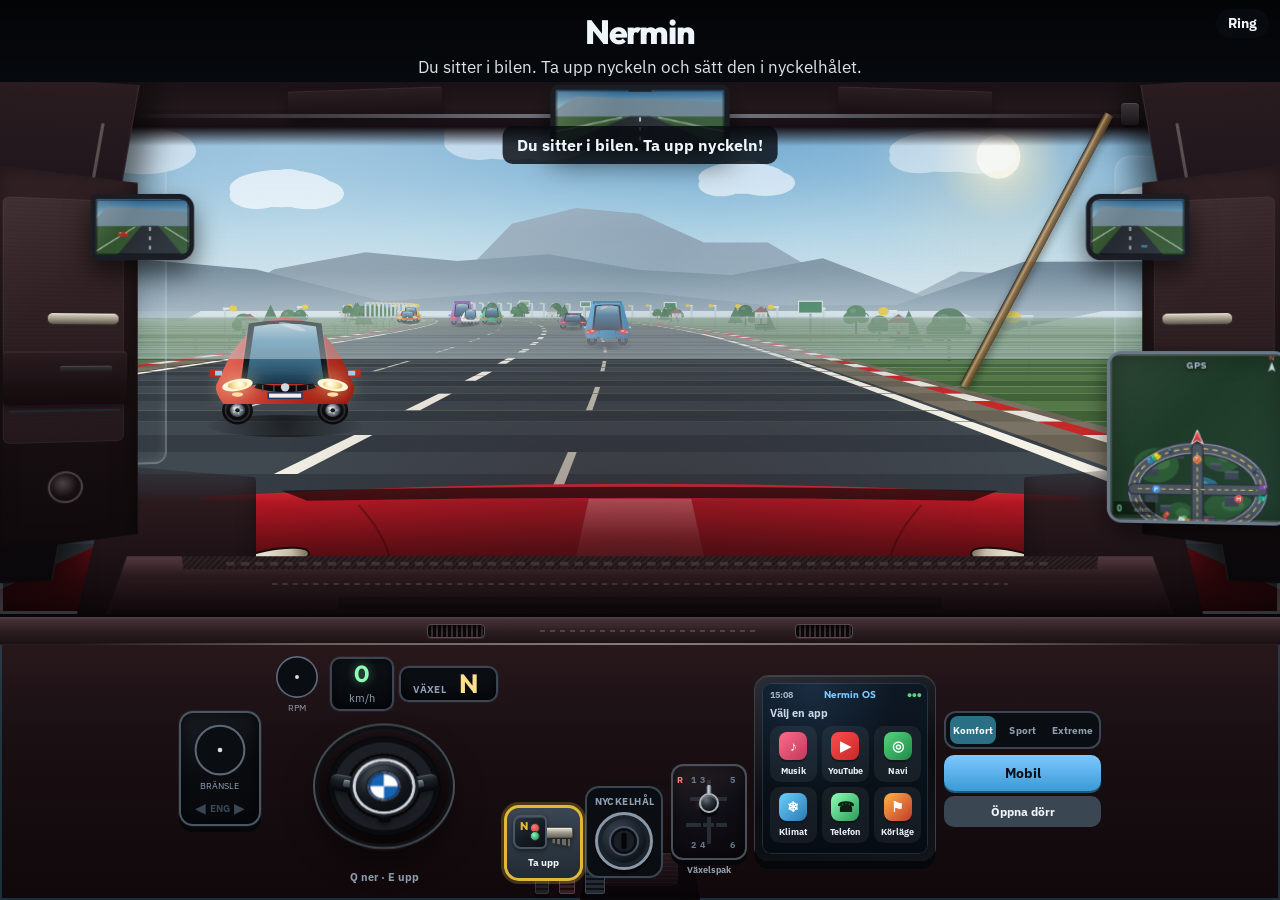
<file: index.html>
<!DOCTYPE html>
<html lang="sv">
<head>
  <meta charset="UTF-8" />
  <meta name="viewport" content="width=device-width, initial-scale=1, maximum-scale=1, user-scalable=no" />
  <title>Nermin — Sportbil</title>
  <link rel="preconnect" href="https://fonts.googleapis.com" />
  <link rel="preconnect" href="https://fonts.gstatic.com" crossorigin />
  <link href="https://fonts.googleapis.com/css2?family=IBM+Plex+Sans:wght@500;700&family=Outfit:wght@700;800&display=swap" rel="stylesheet" />
  <link rel="stylesheet" href="style.css?v=boom1" />
</head>
<body>
  <div class="app outside" id="app">
    <div class="hud-top">
      <a class="to-ring" href="ring.html">Ring</a>
      <div class="brand">Nermin</div>
      <p class="hint" id="hint">Din sportbil väntar. Öppna förardörren.</p>
    </div>

    <section class="exterior" id="exterior" aria-label="Sportbilen utifrån">
      <div class="lot">
        <div class="sports-car" id="parkedCar">
          <div class="car-shadow"></div>

          <div class="sc-body">
            <div class="sc-hood"></div>
            <div class="sc-hood-line"></div>
            <div class="sc-cabin"></div>
            <div class="sc-windshield" title="Vindruta"></div>
            <div class="sc-side-glass" title="Sido fönster"></div>
            <div class="sc-rear-glass" title="Bakruta"></div>
            <div class="sc-mirror left-m"></div>
            <div class="sc-mirror right-m"></div>
            <div class="sc-stripe"></div>
            <div class="sc-vent left"></div>
            <div class="sc-vent right"></div>
            <div class="sc-spoiler"></div>
            <div class="sc-splitter"></div>
            <div class="sc-light head l"></div>
            <div class="sc-light head r"></div>
            <div class="sc-light tail l"></div>
            <div class="sc-light tail r"></div>
            <div class="sc-grill"></div>
            <div class="sc-badge">N</div>
            <div class="sc-exhaust l"></div>
            <div class="sc-exhaust r"></div>
            <div class="wheel sc-w fl"><span class="rim-spin"></span></div>
            <div class="wheel sc-w fr"><span class="rim-spin"></span></div>
            <div class="wheel sc-w rl"></div>
            <div class="wheel sc-w rr"></div>
            <div class="handle-hint" id="driverHandleHint">Öppna dörr</div>
          </div>

          <button type="button" class="door driver-door sport" id="driverDoor" aria-label="Öppna förardörren">
            <span class="door-panel"></span>
            <span class="door-window"></span>
            <span class="door-handle"></span>
            <span class="door-line"></span>
          </button>

          <button type="button" class="door passenger-door sport" id="passengerDoor" aria-label="Öppna passagerardörren">
            <span class="door-panel"></span>
            <span class="door-window"></span>
            <span class="door-handle"></span>
            <span class="door-line"></span>
          </button>
        </div>
      </div>

      <div class="exterior-actions" id="exteriorActions">
        <button type="button" class="big-act" id="enterCar" hidden>Sätt dig i sportbilen</button>
        <button type="button" class="big-act secondary" id="closeDoorOutside" hidden>Stäng dörren</button>
      </div>
    </section>

    <div class="viewport" id="viewport" hidden>
      <canvas id="view"></canvas>
      <div class="glass" aria-hidden="true"></div>
      <div class="side-window left-win" aria-hidden="true"></div>
      <div class="side-window right-win" aria-hidden="true"></div>
      <div class="a-pillar left" aria-hidden="true">
        <span class="pillar-trim"></span>
        <span class="grab-handle"></span>
      </div>
      <div class="a-pillar right" aria-hidden="true">
        <span class="pillar-trim"></span>
      </div>
      <div class="roof-liner" aria-hidden="true">
        <span class="dome-light"></span>
        <span class="sun-visor left-visor"></span>
        <span class="sun-visor right-visor"></span>
      </div>
      <div class="window-frame" aria-hidden="true"></div>
      <div class="door-card left-door-card" aria-hidden="true">
        <span class="door-leather"></span>
        <span class="door-armrest"></span>
        <span class="door-handle-inner"></span>
        <span class="door-lock-pin"></span>
        <span class="door-window-switch"></span>
        <span class="door-speaker"></span>
        <span class="door-ambient"></span>
      </div>
      <div class="door-card right-door-card" aria-hidden="true">
        <span class="door-leather"></span>
        <span class="door-armrest"></span>
        <span class="door-handle-inner"></span>
        <span class="door-lock-pin"></span>
        <span class="door-window-switch"></span>
        <span class="door-speaker"></span>
        <span class="door-ambient"></span>
      </div>
      <div class="seat-wing left-seat" aria-hidden="true"></div>
      <div class="seat-wing right-seat" aria-hidden="true"></div>
      <div class="dash-shelf" aria-hidden="true">
        <span class="dash-carbon"></span>
        <span class="dash-defrost"></span>
        <span class="dash-stitch-line"></span>
      </div>
      <div class="seatbelt-visual" id="seatbeltVisual" hidden aria-hidden="true">
        <span class="belt-diag"></span>
        <span class="belt-retractor"></span>
        <span class="belt-lap-bar"></span>
      </div>
      <div class="door-open-overlay" id="doorOverlay" hidden></div>
      <div class="car-boom" id="carBoom" hidden aria-hidden="true">
        <div class="boom-flash"></div>
        <div class="boom-fire"></div>
        <p class="boom-text">BOOM!</p>
      </div>
      <div class="mirror center-mirror" aria-hidden="true">
        <span class="mirror-stem"></span>
        <canvas id="rear" width="200" height="70"></canvas>
      </div>
      <div class="mirror side-mirror left-mirror" aria-hidden="true">
        <canvas id="leftMirror" width="110" height="72"></canvas>
      </div>
      <div class="mirror side-mirror right-mirror" aria-hidden="true">
        <canvas id="rightMirror" width="110" height="72"></canvas>
      </div>

      <div class="minimap-wrap" aria-label="Karta">
        <canvas id="minimap" width="200" height="200"></canvas>
        <span class="minimap-label">GPS</span>
      </div>

      <div class="hood sport-hood" aria-hidden="true"></div>
      <div class="rev-exhaust" id="revExhaust" hidden aria-hidden="true"></div>
    </div>

    <div class="cockpit sport-cockpit" id="cockpit" hidden>
      <div class="cabin-ambient" aria-hidden="true"></div>
      <div class="dash-top">
        <span class="dash-vent left"></span>
        <span class="dash-clock" aria-hidden="true"></span>
        <span class="dash-stitch"></span>
        <span class="dash-vent right"></span>
        <span class="dash-chrome"></span>
      </div>
      <div class="console-rail" aria-hidden="true">
        <span class="console-cup"></span>
        <span class="console-pad"></span>
      </div>
      <div class="pedal-bay" aria-hidden="true">
        <span class="pedal clutch"></span>
        <span class="pedal brake"></span>
        <span class="pedal gas"></span>
      </div>
      <div class="dash-row">
        <div class="cluster fuel-only">
          <div class="dial">
            <svg viewBox="0 0 100 100" class="dial-svg">
              <circle cx="50" cy="50" r="42" class="dial-face" />
              <path id="fuelNeedle" d="M50 50 L50 18" class="needle fuel" />
              <circle cx="50" cy="50" r="4" class="dial-hub" />
            </svg>
            <span>BRÄNSLE</span>
          </div>
          <div class="signals">
            <span class="blinker" id="blinkL">◀</span>
            <span class="light-dot" id="engineLight">ENG</span>
            <span class="blinker" id="blinkR">▶</span>
          </div>
        </div>

        <div class="wheel-area">
          <div class="wheel-center">
            <div class="gauges-over-wheel">
              <div class="dial compact">
                <svg viewBox="0 0 100 100" class="dial-svg">
                  <circle cx="50" cy="50" r="42" class="dial-face" />
                  <path id="rpmNeedle" d="M50 50 L50 14" class="needle rpm" />
                  <circle cx="50" cy="50" r="4" class="dial-hub" />
                </svg>
                <span>RPM</span>
              </div>
              <div class="speedo compact">
                <strong id="speed">0</strong>
                <span>km/h</span>
              </div>
              <div class="gear-over-wheel" id="gearDisplay">
                <span class="gear-over-label">Växel</span>
                <strong id="gear">N</strong>
              </div>
            </div>

            <div class="steering bmw-wheel" id="steering" aria-label="BMW-ratt">
              <div class="rim-3d" aria-hidden="true">
                <span class="rim-back"></span>
                <span class="rim-side"></span>
                <span class="rim-front"></span>
                <span class="rim-grip"></span>
                <span class="rim-stitch"></span>
              </div>
              <div class="rim"></div>
              <div class="spoke s-left">
                <span class="mf-btn"></span>
                <span class="mf-btn"></span>
              </div>
              <div class="spoke s-right">
                <span class="mf-btn"></span>
                <span class="mf-btn"></span>
              </div>
              <div class="spoke s-bottom"></div>
              <div class="hub">
                <span class="hub-face"></span>
                <span class="bmw-roundel" aria-hidden="true">
                  <span class="bmw-ring"></span>
                  <span class="bmw-quad q1"></span>
                  <span class="bmw-quad q2"></span>
                  <span class="bmw-quad q3"></span>
                  <span class="bmw-quad q4"></span>
                </span>
              </div>
            </div>
            <p class="shift-hint">Q ner · E upp</p>
          </div>

          <div class="wheel-side">
            <div class="key-ignition-row" id="keyZone">
              <button type="button" class="key-btn compact-key" id="key" hidden>
                <span class="car-key" aria-hidden="true">
                  <span class="ck-head">
                    <span class="ck-logo">N</span>
                    <span class="ck-btn lock"></span>
                    <span class="ck-btn unlock"></span>
                  </span>
                  <span class="ck-blade">
                    <span class="ck-teeth"></span>
                  </span>
                </span>
                <span id="keyCaption">Ta upp</span>
              </button>

              <div class="keyhole-wrap beside-wheel" id="keyholeWrap" hidden>
                <p class="keyhole-label" id="keyholeLabel">Nyckelhål</p>
                <button type="button" class="keyhole" id="slot" aria-label="Nyckelhål — sätt i nyckeln">
                  <span class="keyhole-ring"></span>
                  <span class="keyhole-face">
                    <span class="keyhole-slot"></span>
                  </span>
                  <span class="key-in-hole car-key-inline" id="keyInHole" hidden>
                    <span class="ck-head mini">
                      <span class="ck-logo">N</span>
                    </span>
                    <span class="ck-blade mini"></span>
                  </span>
                </button>
                <button type="button" class="key-out" id="keyOut" hidden>Ta ut</button>
              </div>
            </div>

            <div class="shifter" id="shifter" aria-label="Växelspak" data-gear="N">
              <div class="shifter-gate">
                <span class="gate-mark" data-pos="R">R</span>
                <span class="gate-mark" data-pos="1">1</span>
                <span class="gate-mark" data-pos="3">3</span>
                <span class="gate-mark" data-pos="5">5</span>
                <span class="gate-mark" data-pos="N">N</span>
                <span class="gate-mark" data-pos="2">2</span>
                <span class="gate-mark" data-pos="4">4</span>
                <span class="gate-mark" data-pos="6">6</span>
                <div class="gate-slots" aria-hidden="true"></div>
                <div class="shift-stick" id="shiftStick">
                  <span class="stick-shaft"></span>
                  <span class="stick-knob"></span>
                </div>
              </div>
              <p class="shifter-caption">Växelspak</p>
            </div>
          </div>
        </div>

        <div class="car-screen" id="carScreen" aria-label="Bilskärm">
          <div class="screen-bezel">
            <div class="screen-glass" id="screenGlass">
              <div class="screen-bar">
                <span class="screen-time" id="screenTime">12:00</span>
                <span class="screen-brand">Nermin OS</span>
                <span class="screen-signal" id="screenSignal">●●●</span>
              </div>

              <div class="screen-home" id="screenHome">
                <p class="screen-greeting">Välj en app</p>
                <div class="screen-apps" id="screenApps" role="list"></div>
              </div>

              <div class="screen-app" id="screenApp" hidden>
                <div class="screen-app-head">
                  <button type="button" class="screen-back" id="screenBack" aria-label="Tillbaka till appar">←</button>
                  <strong id="screenAppTitle">App</strong>
                </div>
                <div class="screen-app-body" id="screenAppBody"></div>
              </div>

              <div class="screen-off" id="screenOff" hidden>
                <p>Skärm av</p>
                <button type="button" class="screen-wake" id="screenWake">Slå på</button>
              </div>
            </div>
          </div>
        </div>

        <div class="right-panel">
          <div class="drive-mode" id="driveMode" role="group" aria-label="Körläge">
            <button type="button" class="mode-btn comfort on" id="modeComfort" aria-pressed="true">Komfort</button>
            <button type="button" class="mode-btn sport" id="modeSport" aria-pressed="false">Sport</button>
            <button type="button" class="mode-btn extreme" id="modeExtreme" aria-pressed="false">Extreme</button>
          </div>
          <button type="button" class="drive-now-btn" id="driveNow" hidden>KÖR NU</button>
          <button type="button" class="repair-btn" id="repairEngine" hidden>Byt motor</button>
          <button type="button" class="phone-open-btn" id="phoneOpenBtn">Mobil</button>
          <button type="button" class="door-inner-btn" id="innerDoorBtn">Öppna dörr</button>
          <button type="button" class="exit-btn" id="exitCar" hidden>Gå ur bilen</button>

          <div class="belt-station" id="beltStation" hidden>
            <button type="button" class="belt-btn" id="belt">Sätt på bilbältet</button>
            <button type="button" class="belt-btn unbuckle" id="unbelt" hidden>Ta av bilbältet</button>
            <div class="buckle" id="buckle" aria-hidden="true">
              <span class="buckle-slot"></span>
              <span class="buckle-tongue" id="buckleTongue"></span>
            </div>
          </div>
        </div>
      </div>
    </div>

    <div class="yt-overlay" id="ytOverlay" hidden>
      <div class="yt-panel" role="dialog" aria-modal="true" aria-labelledby="ytTitle">
        <div class="yt-head">
          <strong id="ytTitle">YouTube</strong>
          <button type="button" class="yt-close" id="ytClose" aria-label="Stäng YouTube">✕</button>
        </div>
        <div class="yt-player-wrap">
          <iframe
            id="ytFrame"
            title="YouTube"
            src=""
            allow="accelerometer; autoplay; clipboard-write; encrypted-media; gyroscope; picture-in-picture; web-share"
            allowfullscreen
            referrerpolicy="strict-origin-when-cross-origin"
          ></iframe>
          <div class="yt-placeholder" id="ytPlaceholder">
            <p>Välj en video eller klistra in en YouTube-länk</p>
          </div>
        </div>
        <div class="yt-controls">
          <div class="yt-presets" id="ytPresets"></div>
          <form class="yt-form" id="ytForm">
            <input
              id="ytInput"
              class="yt-input"
              type="url"
              placeholder="Klistra in YouTube-länk…"
              autocomplete="off"
              spellcheck="false"
            />
            <button type="submit" class="yt-go">Spela</button>
          </form>
        </div>
      </div>
    </div>

    <div class="phone-overlay" id="phoneOverlay" hidden>
      <div class="phone-shell" role="dialog" aria-modal="true" aria-label="Mobil">
        <div class="phone-notch" aria-hidden="true"></div>
        <div class="phone-display" id="phoneDisplay">
          <div class="phone-status">
            <span id="phoneClock">12:00</span>
            <span class="phone-signal" id="phoneSignal">Wi-Fi · ▮▮▮</span>
          </div>

          <div class="phone-view phone-home" id="phoneHome">
            <p class="phone-greeting">Hej 👋</p>
            <div class="phone-apps" id="phoneApps">
              <button type="button" class="phone-app-btn" data-phone-app="phone">
                <span class="phone-app-icon phone">☎</span>
                <span>Telefon</span>
              </button>
              <button type="button" class="phone-app-btn" data-phone-app="sms">
                <span class="phone-app-icon sms">💬</span>
                <span>SMS</span>
              </button>
              <button type="button" class="phone-app-btn" data-phone-app="wifi">
                <span class="phone-app-icon wifi">⌂</span>
                <span>Wi-Fi</span>
              </button>
              <button type="button" class="phone-app-btn" data-phone-app="bluetooth">
                <span class="phone-app-icon bluetooth">BT</span>
                <span>Bluetooth</span>
              </button>
              <button type="button" class="phone-app-btn" data-phone-app="tiktok">
                <span class="phone-app-icon tiktok">♪</span>
                <span>TikTok</span>
              </button>
              <button type="button" class="phone-app-btn" data-phone-app="snapchat">
                <span class="phone-app-icon snapchat">👻</span>
                <span>Snapchat</span>
              </button>
              <button type="button" class="phone-app-btn" data-phone-app="youtube">
                <span class="phone-app-icon youtube">▶</span>
                <span>YouTube</span>
              </button>
              <button type="button" class="phone-app-btn" data-phone-app="camera">
                <span class="phone-app-icon camera">◎</span>
                <span>Kamera</span>
              </button>
              <button type="button" class="phone-app-btn" data-phone-app="photos">
                <span class="phone-app-icon photos">▣</span>
                <span>Bilder</span>
              </button>
              <button type="button" class="phone-app-btn" data-phone-app="maps">
                <span class="phone-app-icon maps">◎</span>
                <span>Kartor</span>
              </button>
              <button type="button" class="phone-app-btn" data-phone-app="weather">
                <span class="phone-app-icon weather">☁</span>
                <span>Väder</span>
              </button>
              <button type="button" class="phone-app-btn" data-phone-app="calc">
                <span class="phone-app-icon calc">＝</span>
                <span>Kalkylator</span>
              </button>
              <button type="button" class="phone-app-btn" data-phone-app="notes">
                <span class="phone-app-icon notes">✎</span>
                <span>Anteckningar</span>
              </button>
              <button type="button" class="phone-app-btn" data-phone-app="clock">
                <span class="phone-app-icon clock">◷</span>
                <span>Klocka</span>
              </button>
              <button type="button" class="phone-app-btn" data-phone-app="settings">
                <span class="phone-app-icon settings">⚙</span>
                <span>Inställningar</span>
              </button>
            </div>
          </div>

          <div class="phone-view phone-tiktok" id="phoneTikTok" hidden>
            <div class="tt-top">
              <span>Följer</span>
              <strong>För dig</strong>
              <span>Live</span>
            </div>
            <div class="tt-feed" id="ttFeed" tabindex="0" aria-label="TikTok-flöde"></div>
            <div class="tt-side" id="ttSide">
              <button type="button" class="tt-act" id="ttLike" aria-label="Gilla">♥</button>
              <button type="button" class="tt-act" id="ttComment" aria-label="Kommentar">💬</button>
              <button type="button" class="tt-act" id="ttShare" aria-label="Dela">↗</button>
            </div>
            <div class="tt-meta">
              <strong id="ttUser">@nermin</strong>
              <p id="ttCaption">Video</p>
            </div>
            <div class="tt-nav">
              <button type="button" id="ttPrev">↑ Förra</button>
              <button type="button" id="ttNext">Nästa ↓</button>
            </div>
          </div>

          <div class="phone-view phone-snap" id="phoneSnap" hidden>
            <div class="snap-cam" id="snapCam">
              <video id="snapCamVideo" playsinline autoplay muted></video>
              <div class="snap-cam-flash" id="snapCamFlash"></div>
              <p class="snap-cam-hint" id="snapCamHint">Startar kamera…</p>
              <div class="snap-cam-top">
                <button type="button" class="snap-top-btn" id="snapShowChats">👻</button>
                <strong>Snapchat</strong>
                <span class="snap-badge" id="snapBadge">0</span>
              </div>
              <div class="snap-cam-bottom">
                <button type="button" class="snap-flip-btn" id="snapFlipCam">Byt</button>
                <button type="button" class="snap-shutter" id="snapShutter" aria-label="Ta snap"></button>
                <button type="button" class="snap-flip-btn" id="snapOpenStories">Stories</button>
              </div>
            </div>

            <div class="snap-preview" id="snapPreview" hidden>
              <img id="snapPreviewImg" alt="Snap" />
              <p class="snap-preview-label">Skicka till</p>
              <div class="snap-send-list" id="snapSendList"></div>
              <div class="snap-preview-actions">
                <button type="button" id="snapRetake">Om</button>
                <button type="button" class="snap-send-all" id="snapSendStory">Min story</button>
              </div>
            </div>

            <div class="snap-chats" id="snapChats" hidden>
              <div class="snap-head">
                <button type="button" class="sms-back" id="snapBackCam">←</button>
                <strong>Chattar</strong>
                <span class="snap-badge" id="snapBadge2">0</span>
              </div>
              <div class="snap-stories" id="snapStories"></div>
            </div>

            <div class="snap-viewer" id="snapViewer" hidden>
              <iframe id="snapFrame" title="Snap" allow="autoplay; encrypted-media" allowfullscreen></iframe>
              <img id="snapPhotoView" class="snap-photo-view" alt="Snap" hidden />
              <button type="button" class="snap-close-vid" id="snapCloseVid">✕</button>
              <p class="snap-viewer-name" id="snapViewerName"></p>
            </div>
          </div>

          <div class="phone-view phone-yt" id="phoneYtApp" hidden>
            <div class="pyt-head">
              <strong>YouTube</strong>
            </div>
            <div class="pyt-player" id="pytPlayer">
              <iframe id="pytFrame" title="YouTube mobil" allow="autoplay; encrypted-media; picture-in-picture" allowfullscreen></iframe>
              <div class="pyt-empty" id="pytEmpty">Välj en video</div>
            </div>
            <div class="pyt-list" id="pytList"></div>
          </div>

          <div class="phone-view phone-settings" id="phoneSettings" hidden>
            <div class="settings-head">
              <strong>Inställningar</strong>
            </div>
            <div class="settings-body" id="settingsBody"></div>
          </div>

          <div class="phone-view phone-bt" id="phoneBluetooth" hidden>
            <div class="bt-head">
              <strong>Bluetooth</strong>
              <button type="button" class="bt-power" id="btPower" aria-pressed="true">På</button>
            </div>
            <p class="bt-status" id="btStatus">Söker enheter…</p>
            <div class="bt-list" id="btList"></div>
          </div>

          <div class="phone-view phone-wifi" id="phoneWifi" hidden>
            <div class="bt-head">
              <strong>Wi-Fi</strong>
              <button type="button" class="bt-power" id="wifiPower" aria-pressed="true">På</button>
            </div>
            <p class="bt-status" id="wifiStatus">Söker nätverk…</p>
            <div class="bt-list" id="wifiList"></div>
          </div>

          <div class="phone-view phone-sms" id="phoneSms" hidden>
            <div class="sms-head">
              <strong>Meddelanden</strong>
            </div>
            <div class="sms-threads" id="smsThreads"></div>
            <div class="sms-chat" id="smsChat" hidden>
              <div class="sms-chat-bar">
                <button type="button" class="sms-back" id="smsBack">←</button>
                <strong id="smsChatName">Kontakt</strong>
              </div>
              <div class="sms-bubbles" id="smsBubbles"></div>
              <form class="sms-compose" id="smsCompose">
                <input id="smsInput" type="text" placeholder="SMS…" maxlength="160" autocomplete="off" />
                <button type="submit">Skicka</button>
              </form>
            </div>
          </div>

          <div class="phone-view phone-dial" id="phoneDial" hidden>
            <div class="dial-head">
              <strong>Telefon</strong>
            </div>
            <p class="dial-number" id="dialNumber"></p>
            <div class="dial-pad" id="dialPad"></div>
            <div class="dial-contacts" id="dialContacts"></div>
            <div class="dial-actions">
              <button type="button" class="dial-call" id="dialCall">Ring</button>
              <button type="button" class="dial-del" id="dialDel">⌫</button>
            </div>
          </div>

          <div class="phone-view phone-simple" id="phoneSimple" hidden>
            <div class="simple-head">
              <strong id="simpleTitle">App</strong>
            </div>
            <div class="simple-body" id="simpleBody"></div>
          </div>
        </div>
        <button type="button" class="phone-home-pill" id="phoneHomePill" aria-label="Hemskärm"></button>
      </div>
      <button type="button" class="phone-dismiss" id="phoneDismiss">Stäng mobil</button>
    </div>

    <div class="call-overlay" id="callOverlay" hidden>
      <div class="call-card" role="dialog" aria-modal="true" aria-labelledby="callName">
        <p class="call-eyebrow">Inkommande samtal</p>
        <div class="call-avatar" id="callAvatar">☎</div>
        <strong id="callName">Okänd</strong>
        <p class="call-status" id="callStatus">Ringer…</p>
        <div class="call-actions">
          <button type="button" class="call-btn decline" id="callDecline">Avvisa</button>
          <button type="button" class="call-btn answer" id="callAnswer">Svara</button>
          <button type="button" class="call-btn hangup" id="callHangup" hidden>Lägg på</button>
        </div>
      </div>
    </div>

    <p class="toast" id="lesson" role="status"></p>

    <div class="held-key" id="heldKey" hidden aria-hidden="true">
      <span class="car-key big-key">
        <span class="ck-head">
          <span class="ck-logo">N</span>
          <span class="ck-btn lock"></span>
          <span class="ck-btn unlock"></span>
        </span>
        <span class="ck-blade">
          <span class="ck-teeth"></span>
        </span>
      </span>
      <span class="held-key-label">Håller nyckeln</span>
    </div>

    <div class="engine-bay" id="engineBay" hidden>
      <div class="engine-bay-card">
        <h2>Byt motor</h2>
        <p class="engine-bay-hint" id="engineBayHint">Motorn är sönder. Ta ur den först.</p>
        <div class="engine-bay-stage">
          <button type="button" class="engine-slot" id="engineSlot" aria-label="Motorrum">
            <span class="engine-block broken" id="brokenEngine">
              <span class="eng-block"></span>
              <span class="eng-smoke"></span>
              <span class="eng-label">Sönder</span>
            </span>
            <span class="engine-block fresh" id="fittedEngine" hidden>
              <span class="eng-block"></span>
              <span class="eng-label">Ny motor</span>
            </span>
            <span class="engine-empty" id="engineEmpty" hidden>Tomt motorrum</span>
          </button>
          <button type="button" class="new-engine-btn" id="newEngine" hidden>
            <span class="engine-block fresh small">
              <span class="eng-block"></span>
            </span>
            <span>Ta ny motor</span>
          </button>
        </div>
        <button type="button" class="engine-done-btn" id="engineDone" hidden>Klart — stäng huven</button>
      </div>
    </div>

    <div class="held-engine" id="heldEngine" hidden aria-hidden="true">
      <span class="engine-block fresh">
        <span class="eng-block"></span>
      </span>
      <span class="held-key-label">Håller ny motor</span>
    </div>
  </div>
  <script src="script.js?v=boom1"></script>
</body>
</html>
</file>
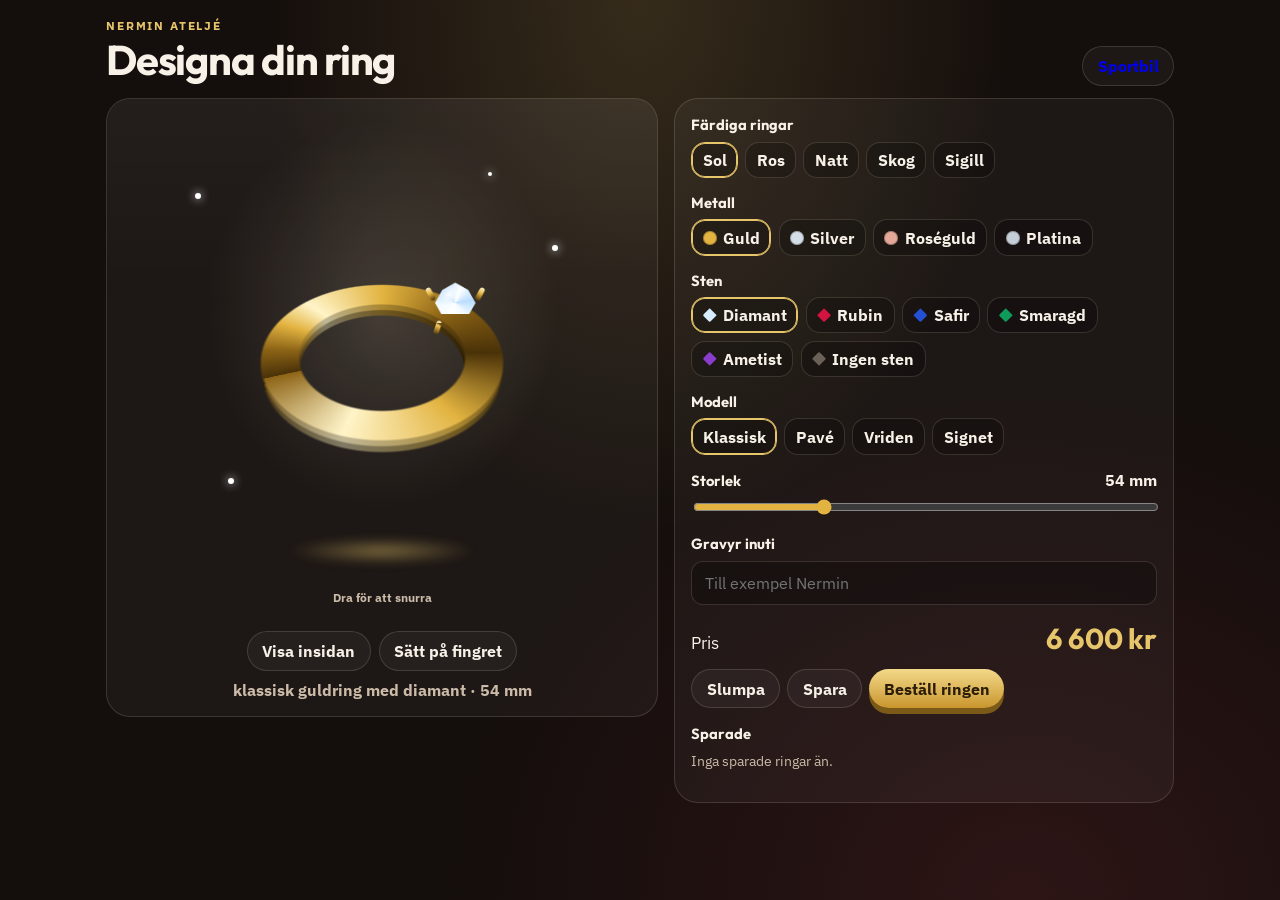
<file: ring.html>
<!DOCTYPE html>
<html lang="sv">
<head>
  <meta charset="UTF-8" />
  <meta name="viewport" content="width=device-width, initial-scale=1" />
  <title>Nermin — Ring</title>
  <link rel="preconnect" href="https://fonts.googleapis.com" />
  <link rel="preconnect" href="https://fonts.gstatic.com" crossorigin />
  <link href="https://fonts.googleapis.com/css2?family=IBM+Plex+Sans:wght@500;700&family=Outfit:wght@700;800&display=swap" rel="stylesheet" />
  <link rel="stylesheet" href="ring.css" />
</head>
<body>
  <div class="studio" id="studio">
    <header class="top">
      <div>
        <p class="eyebrow">Nermin ateljé</p>
        <h1>Designa din ring</h1>
      </div>
      <a class="back" href="index.html">Sportbil</a>
    </header>

    <main class="layout">
      <section class="stage-wrap" aria-label="Ringen">
        <div class="stage" id="stage">
          <div class="spark s1"></div>
          <div class="spark s2"></div>
          <div class="spark s3"></div>
          <div class="spark s4"></div>

          <div class="finger" id="finger" hidden>
            <span class="nail"></span>
            <span class="knuckle"></span>
          </div>

          <div class="ring-rig" id="ringRig">
            <div class="ring" id="ring">
              <div class="band b3"></div>
              <div class="band b2"></div>
              <div class="band b1"></div>
              <div class="band twist" id="twist"></div>
              <div class="pave" id="pave" aria-hidden="true"></div>
              <div class="mount" id="mount">
                <span class="prong a"></span>
                <span class="prong b"></span>
                <span class="prong c"></span>
                <span class="prong d"></span>
                <span class="gem" id="gem"></span>
              </div>
              <div class="signet" id="signet">
                <span id="signetLetter">N</span>
              </div>
            </div>
          </div>
          <p class="engrave" id="engrave"></p>
          <div class="floor-glow" aria-hidden="true"></div>
          <p class="drag-hint" id="dragHint">Dra för att snurra</p>
        </div>

        <div class="stage-actions">
          <button type="button" class="ghost" id="flipBtn">Visa insidan</button>
          <button type="button" class="ghost" id="fingerBtn">Sätt på fingret</button>
        </div>
        <p class="live" id="summary">Guldring med diamant · 54 mm</p>
      </section>

      <section class="panel" aria-label="Välj utseende">
        <div class="group">
          <h2>Färdiga ringar</h2>
          <div class="presets" id="presets"></div>
        </div>

        <div class="group">
          <h2>Metall</h2>
          <div class="choices" id="metals"></div>
        </div>

        <div class="group">
          <h2>Sten</h2>
          <div class="choices gems" id="gems"></div>
        </div>

        <div class="group">
          <h2>Modell</h2>
          <div class="choices" id="models"></div>
        </div>

        <div class="group">
          <div class="row-label">
            <h2>Storlek</h2>
            <strong id="sizeLabel">54 mm</strong>
          </div>
          <input id="size" type="range" min="48" max="70" value="54" aria-label="Ringstorlek i millimeter" />
        </div>

        <div class="group">
          <h2>Gravyr inuti</h2>
          <input id="engraving" class="text" type="text" maxlength="18" placeholder="Till exempel Nermin" autocomplete="off" />
        </div>

        <div class="price-row">
          <span>Pris</span>
          <strong id="price">6 600 kr</strong>
        </div>

        <div class="actions">
          <button type="button" class="ghost" id="randomBtn">Slumpa</button>
          <button type="button" class="ghost" id="saveBtn">Spara</button>
          <button type="button" class="solid" id="orderBtn">Beställ ringen</button>
        </div>

        <div class="group saved-group">
          <h2>Sparade</h2>
          <div class="saved" id="saved"></div>
        </div>
      </section>
    </main>

    <div class="modal" id="modal" hidden>
      <div class="modal-card" role="dialog" aria-modal="true" aria-labelledby="orderTitle">
        <p class="eyebrow">Klart</p>
        <h2 id="orderTitle">Ringen är beställd</h2>
        <p id="orderText"></p>
        <button type="button" class="solid" id="closeModal">Tillbaka till ateljén</button>
      </div>
    </div>

    <p class="toast" id="toast" role="status"></p>
  </div>
  <script src="ring.js"></script>
</body>
</html>
</file>
<file: style.css>
:root {
  --dash: #141a21;
  --dash-2: #1e2731;
  --metal: #3a4654;
  --foam: #eef5fb;
  --accent: #ff7a18;
  --ok: #3ad27a;
  --cabin-roll: 0deg;
  --cabin-yaw: 0deg;
  --cabin-pitch: 0deg;
  --car-spin-y: -18deg;
  --car-spin-x: 8deg;
}

* { box-sizing: border-box; }

html, body {
  margin: 0;
  height: 100%;
  overflow: hidden;
  background: #070a0e;
  font-family: "IBM Plex Sans", sans-serif;
  color: var(--foam);
  touch-action: none;
  user-select: none;
}

.app {
  height: 100%;
  display: grid;
  grid-template-rows: auto 1fr auto;
  position: relative;
}

.app.outside {
  grid-template-rows: auto 1fr;
  background: #0b1015;
}

.app.outside .hud-top {
  background: linear-gradient(180deg, rgba(0,0,0,.35), transparent);
}

.app.outside .brand,
.app.outside .hint {
  color: #102018;
  text-shadow: 0 1px 0 rgba(255,255,255,.35);
}

/* —— Utsida / sportbil —— */
.exterior {
  position: relative;
  min-height: 0;
  display: grid;
  place-items: center;
  overflow: hidden;
  background:
    radial-gradient(ellipse at 78% 16%, rgba(255,248,220,.95) 0 5%, transparent 26%),
    linear-gradient(180deg, #5ea7d0 0 46%, #3f5f3c 46% 54%, #2a2e34 54% 100%);
}

.exterior[hidden] { display: none; }

.lot {
  position: relative;
  width: min(96vw, 640px);
  height: min(58vh, 380px);
  display: grid;
  place-items: end center;
  perspective: 900px;
  perspective-origin: 50% 55%;
}

.sports-car {
  position: relative;
  width: 100%;
  height: 250px;
  transform-style: preserve-3d;
  transform:
    rotateX(var(--car-spin-x))
    rotateY(var(--car-spin-y))
    translateZ(0);
  transition: transform 0.08s linear;
  cursor: grab;
  transform-origin: 50% 70%;
}

.sports-car:active { cursor: grabbing; }

.car-shadow {
  position: absolute;
  left: 10%;
  right: 8%;
  bottom: 18px;
  height: 28px;
  background: rgba(0,0,0,.45);
  border-radius: 50%;
  filter: blur(10px);
  transform: translateZ(-40px) rotateX(80deg) scale(1.05);
  transform-style: preserve-3d;
}

.sc-body {
  position: absolute;
  left: 6%;
  right: 6%;
  bottom: 40px;
  height: 78px;
  background:
    linear-gradient(100deg, #7a0f18 0%, #c41122 28%, #e81e30 52%, #a00f1c 78%, #5c0a12 100%);
  border-radius: 12px 70px 18px 22px;
  box-shadow:
    0 12px 0 rgba(0,0,0,.28),
    inset 0 2px 0 rgba(255,255,255,.2),
    inset 0 -10px 18px rgba(0,0,0,.25);
  transform-style: preserve-3d;
  transform: translateZ(20px);
}

.sc-hood {
  position: absolute;
  right: 4%;
  top: -10px;
  width: 38%;
  height: 34px;
  background: linear-gradient(180deg, rgba(255,255,255,.12), transparent 60%);
  border-radius: 8px 40px 0 0;
  clip-path: polygon(0 40%, 100% 0, 100% 100%, 0 100%);
  transform: translateZ(28px);
}

.sc-hood-line {
  position: absolute;
  right: 12%;
  top: 8px;
  width: 28%;
  height: 2px;
  background: rgba(0,0,0,.2);
  border-radius: 2px;
}

.sc-mirror {
  position: absolute;
  top: -28px;
  width: 18px;
  height: 12px;
  background: linear-gradient(135deg, #2a323c, #0d1116);
  border: 2px solid #8a97a6;
  border-radius: 3px 8px 3px 3px;
  z-index: 4;
  box-shadow: 0 2px 4px rgba(0,0,0,.35);
  transform: translateZ(48px);
}
.sc-mirror.left-m { left: 26%; }
.sc-mirror.right-m {
  left: 58%;
  border-radius: 8px 3px 3px 3px;
}

.sc-badge {
  position: absolute;
  right: 22%;
  top: 36px;
  width: 18px;
  height: 18px;
  border-radius: 50%;
  background: radial-gradient(circle at 35% 30%, #fff, #c0c6cc 55%, #3a4654);
  color: #1a3a6e;
  font-family: Outfit, sans-serif;
  font-weight: 800;
  font-size: 0.65rem;
  display: grid;
  place-items: center;
  z-index: 3;
  box-shadow: 0 1px 3px rgba(0,0,0,.4);
}

.sc-cabin {
  position: absolute;
  left: 28%;
  top: -48px;
  width: 40%;
  height: 52px;
  background: linear-gradient(180deg, #1a1f28, #0d1016);
  border-radius: 18px 28px 4px 8px;
  box-shadow: inset 0 1px 0 rgba(255,255,255,.08);
  transform: translateZ(36px);
  transform-style: preserve-3d;
}

.sc-spoiler { transform: translateZ(44px); }

.sc-windshield {
  position: absolute;
  left: 40%;
  top: -46px;
  width: 26%;
  height: 42px;
  background:
    linear-gradient(160deg, rgba(255,255,255,.85) 0%, #a8d8f0 35%, #3d8bb8 70%, #1a5070 100%);
  border: 2px solid rgba(220, 240, 255, 0.7);
  border-radius: 8px 20px 5px 5px;
  opacity: 1;
  transform: skewX(-8deg);
  box-shadow:
    inset 0 0 12px rgba(255,255,255,.45),
    0 0 8px rgba(150, 210, 255, 0.35);
  z-index: 2;
}

.sc-side-glass {
  position: absolute;
  left: 28%;
  top: -44px;
  width: 16%;
  height: 36px;
  background:
    linear-gradient(150deg, rgba(255,255,255,.8) 0%, #9fd0ec 40%, #2f7aaa 100%);
  border: 2px solid rgba(220, 240, 255, 0.65);
  border-radius: 14px 6px 4px 6px;
  opacity: 1;
  box-shadow: inset 0 0 10px rgba(255,255,255,.4);
  z-index: 2;
}

.sc-rear-glass {
  position: absolute;
  left: 14%;
  top: -36px;
  width: 14%;
  height: 28px;
  background:
    linear-gradient(140deg, rgba(255,255,255,.75), #7eb8d8 50%, #2a6288);
  border: 2px solid rgba(200, 230, 255, 0.55);
  border-radius: 10px 4px 4px 6px;
  box-shadow: inset 0 0 8px rgba(255,255,255,.35);
  z-index: 2;
}


.sc-stripe {
  position: absolute;
  left: 18%;
  right: 20%;
  top: 18px;
  height: 7px;
  background: linear-gradient(90deg, transparent, #f5f5f5 20%, #f5f5f5 80%, transparent);
  opacity: 0.85;
  border-radius: 2px;
}

.sc-vent {
  position: absolute;
  top: 34px;
  width: 28px;
  height: 18px;
  background:
    repeating-linear-gradient(90deg, #1a0a0c 0 3px, #3a1518 3px 6px);
  border-radius: 3px;
  opacity: 0.8;
}
.sc-vent.left { left: 16%; }
.sc-vent.right { right: 28%; }

.sc-spoiler {
  position: absolute;
  left: 8%;
  top: -28px;
  width: 22%;
  height: 10px;
  background: linear-gradient(180deg, #2a0c10, #120508);
  border-radius: 3px;
  box-shadow: 0 4px 0 #5c0a12;
}
.sc-spoiler::before {
  content: "";
  position: absolute;
  left: 18%;
  right: 18%;
  top: 10px;
  height: 14px;
  background: #1a0a0c;
}

.sc-splitter {
  position: absolute;
  right: 2%;
  bottom: -6px;
  width: 34%;
  height: 10px;
  background: #120508;
  clip-path: polygon(12% 0, 100% 0, 100% 100%, 0 100%);
}

.sc-light {
  position: absolute;
  border-radius: 3px;
}
.sc-light.head {
  top: 22px;
  width: 28px;
  height: 10px;
  background: linear-gradient(90deg, #fff6d0, #ffe08a);
  box-shadow: 0 0 14px rgba(255, 220, 120, 0.7);
}
.sc-light.head.r { right: 8px; border-radius: 3px 8px 8px 3px; }
.sc-light.head.l { right: 40px; opacity: 0.55; width: 18px; }
.sc-light.tail {
  top: 24px;
  width: 18px;
  height: 8px;
  background: #ff2a2a;
  box-shadow: 0 0 10px rgba(255, 40, 40, 0.55);
}
.sc-light.tail.l { left: 10px; border-radius: 6px 2px 2px 6px; }
.sc-light.tail.r { left: 32px; width: 12px; opacity: 0.7; }

.sc-grill {
  position: absolute;
  right: 10px;
  bottom: 14px;
  width: 46px;
  height: 16px;
  background:
    repeating-linear-gradient(90deg, #0d0608 0 4px, #2a1216 4px 7px);
  border-radius: 2px 6px 6px 2px;
  border: 1px solid #3a1518;
}

.sc-exhaust {
  position: absolute;
  bottom: 4px;
  width: 12px;
  height: 8px;
  background: radial-gradient(circle, #888 0 40%, #222 41%);
  border-radius: 50%;
  border: 2px solid #111;
}
.sc-exhaust.l { left: 14px; }
.sc-exhaust.r { left: 32px; }

.wheel {
  position: absolute;
  bottom: -30px;
  width: 54px;
  height: 54px;
  border-radius: 50%;
  background:
    radial-gradient(circle at 50% 50%, #d0d4da 0 18%, #1a1d22 19% 34%, #0b0d10 35% 58%, #222 59% 68%, #0b0d10 69%);
  box-shadow: inset 0 0 0 3px #3a4048, 0 4px 0 rgba(0,0,0,.35);
  overflow: hidden;
  transform-style: preserve-3d;
  transform: translateZ(8px);
}
.rim-spin {
  position: absolute;
  inset: 18%;
  border-radius: 50%;
  background:
    conic-gradient(#cfd6de 0 12%, transparent 12% 25%, #cfd6de 25% 37%, transparent 37% 50%, #cfd6de 50% 62%, transparent 62% 75%, #cfd6de 75% 87%, transparent 87%);
  opacity: 0.55;
}
.sc-w.fl { left: 18%; }
.sc-w.fr { right: 14%; }
.sc-w.rl, .sc-w.rr { display: none; }

.handle-hint {
  position: absolute;
  top: -18px;
  left: 54%;
  font-size: 0.75rem;
  font-weight: 700;
  color: #102018;
  background: rgba(255,255,255,.9);
  padding: 0.2rem 0.5rem;
  border-radius: 6px;
  animation: hintbob 1.2s ease-in-out infinite;
  pointer-events: none;
  z-index: 6;
}

.handle-hint[hidden] { display: none; }

.door {
  position: absolute;
  border: 0;
  padding: 0;
  background: transparent;
  cursor: pointer;
  transform-origin: left center;
  transition: transform 0.55s cubic-bezier(0.22, 1, 0.36, 1);
  z-index: 5;
}

.driver-door.sport {
  left: 46%;
  bottom: 52px;
  width: 24%;
  height: 78px;
}

.passenger-door.sport {
  left: 28%;
  bottom: 52px;
  width: 18%;
  height: 74px;
  opacity: 0.95;
  transform-origin: right center;
}

.door-panel {
  display: block;
  width: 100%;
  height: 100%;
  background: linear-gradient(180deg, #e81e30, #9a101c 55%, #6a0c14);
  border-radius: 8px 16px 10px 10px;
  box-shadow: 4px 6px 0 rgba(0,0,0,.25), inset 0 1px 0 rgba(255,255,255,.18);
}

.door-window {
  position: absolute;
  left: 8%;
  top: 5%;
  width: 78%;
  height: 42%;
  background:
    linear-gradient(150deg, rgba(255,255,255,.9) 0%, #b3e0f7 40%, #3f7ea4 100%);
  border: 2px solid rgba(230, 245, 255, 0.8);
  border-radius: 5px 12px 4px 4px;
  box-shadow: inset 0 0 10px rgba(255,255,255,.5);
}

.door-handle {
  position: absolute;
  right: 12%;
  top: 55%;
  width: 20%;
  height: 9%;
  background: #cfc8b8;
  border-radius: 3px;
  box-shadow: 0 1px 0 #8a8374;
}

.door-line {
  position: absolute;
  left: 8%;
  right: 8%;
  top: 48%;
  height: 2px;
  background: rgba(255,255,255,.15);
}

.driver-door:hover .door-handle,
.passenger-door:hover .door-handle {
  background: #ffe08a;
}

.driver-door.open {
  transform: perspective(700px) rotateY(-72deg) translateX(-4%);
}

.passenger-door.open {
  transform: perspective(700px) rotateY(66deg) translateX(6%);
}

.exterior-actions {
  position: absolute;
  left: 0;
  right: 0;
  bottom: 1.2rem;
  display: flex;
  justify-content: center;
  gap: 0.6rem;
  z-index: 8;
  flex-wrap: wrap;
  padding: 0 1rem;
}

.big-act {
  border: 0;
  border-radius: 14px;
  padding: 0.85rem 1.3rem;
  font-family: inherit;
  font-weight: 700;
  font-size: 1.05rem;
  color: #0a0e13;
  background: #3ad27a;
  cursor: pointer;
  box-shadow: 0 6px 0 #1e7a46;
}

.big-act.secondary {
  background: #d7e0ea;
  box-shadow: 0 6px 0 #8a97a6;
}

.big-act[hidden] { display: none; }

.door-inner-btn {
  border: 0;
  border-radius: 10px;
  padding: 0.45rem 0.55rem;
  font-family: inherit;
  font-weight: 700;
  font-size: 0.78rem;
  color: var(--foam);
  background: #3a4652;
  cursor: pointer;
}

.door-inner-btn.warn {
  background: #b8860b;
  animation: pulse 1.1s ease-in-out infinite;
}

.phone-open-btn {
  border: 0;
  border-radius: 10px;
  padding: 0.55rem 0.65rem;
  font-family: inherit;
  font-weight: 800;
  font-size: 0.85rem;
  color: #0a1018;
  background: linear-gradient(180deg, #7ec8ff, #3a9ad4);
  cursor: pointer;
  box-shadow: 0 2px 0 #1a5a80;
  position: relative;
  z-index: 40;
  pointer-events: auto !important;
}

.door-open-overlay {
  position: absolute;
  left: 0;
  top: 0;
  bottom: 0;
  width: 34%;
  z-index: 6;
  pointer-events: none;
  background:
    linear-gradient(90deg, rgba(20,24,30,.92), rgba(40,48,58,.55) 55%, transparent),
    linear-gradient(180deg, transparent 20%, rgba(232,89,12,.35) 45%, transparent 70%);
  clip-path: polygon(0 0, 78% 0, 100% 100%, 0 100%);
  box-shadow: inset -12px 0 24px rgba(0,0,0,.35);
}

.door-open-overlay[hidden] { display: none; }

@keyframes hintbob {
  0%, 100% { transform: translateY(0); }
  50% { transform: translateY(-4px); }
}

.hud-top {
  position: relative;
  z-index: 20;
  padding: 0.65rem 1rem 0.25rem;
  text-align: center;
  background: linear-gradient(180deg, rgba(0,0,0,.55), transparent);
  pointer-events: none;
}

.to-ring {
  position: absolute;
  top: 0.55rem;
  right: 0.7rem;
  pointer-events: auto;
  z-index: 22;
  text-decoration: none;
  font-weight: 700;
  font-size: 0.85rem;
  color: #102018;
  background: rgba(255,255,255,.92);
  padding: 0.35rem 0.75rem;
  border-radius: 999px;
}

.app:not(.outside) .to-ring {
  color: var(--foam);
  background: rgba(10, 14, 19, 0.78);
}

.brand {
  font-family: Outfit, sans-serif;
  font-weight: 800;
  font-size: clamp(1.4rem, 4.5vw, 2.1rem);
  letter-spacing: -0.03em;
}

.hint {
  margin: 0.15rem 0 0;
  font-size: clamp(0.88rem, 2.6vw, 1.05rem);
  color: rgba(238, 245, 251, 0.92);
}

.viewport {
  position: relative;
  overflow: hidden;
  background: #5eaad0;
  min-height: 0;
  perspective: 1200px;
  transform-style: preserve-3d;
  z-index: 1;
  pointer-events: none; /* klick ska gå till kupén under — canvas behöver inte mus */
}

.viewport canvas,
.viewport .minimap-wrap {
  pointer-events: none;
}

.viewport #view {
  transform-origin: 50% 70%;
  transform:
    rotateZ(var(--cabin-roll))
    rotateY(var(--cabin-yaw))
    rotateX(var(--cabin-pitch));
  transition: transform 0.05s linear;
}

.viewport[hidden],
.cockpit[hidden] {
  display: none !important;
}

#view {
  position: absolute;
  inset: 0;
  width: 100%;
  height: 100%;
  display: block;
}

.glass {
  position: absolute;
  inset: 0;
  z-index: 2;
  pointer-events: none;
  background:
    linear-gradient(180deg, rgba(210,235,255,.32), rgba(180,215,255,.1) 18%, transparent 38%),
    radial-gradient(ellipse at 22% 6%, rgba(255,255,255,.42), transparent 34%),
    radial-gradient(ellipse at 78% 10%, rgba(255,255,255,.22), transparent 30%),
    radial-gradient(ellipse at 50% 100%, rgba(40,20,24,.35), transparent 45%),
    linear-gradient(90deg, rgba(0,0,0,.32), transparent 12%, transparent 88%, rgba(0,0,0,.32));
  box-shadow:
    inset 0 0 0 3px rgba(180, 210, 235, 0.22),
    inset 0 -40px 60px rgba(20, 10, 12, 0.25);
}

.side-window {
  position: absolute;
  top: 14%;
  bottom: 28%;
  width: 6%;
  z-index: 3;
  pointer-events: none;
  background:
    linear-gradient(120deg, rgba(210,235,255,.08), rgba(120,180,220,.03) 50%, transparent);
  border: 2px solid rgba(200, 225, 245, 0.28);
  box-shadow: inset 0 0 12px rgba(255,255,255,.12);
}

.side-window.left-win {
  left: 7%;
  border-radius: 4px 18px 12px 4px;
  transform: skewY(-2deg);
}

.side-window.right-win {
  right: 7%;
  border-radius: 18px 4px 4px 12px;
  transform: skewY(2deg);
}

.window-frame {
  position: absolute;
  left: 10%;
  right: 10%;
  top: 6%;
  height: 4px;
  z-index: 4;
  pointer-events: none;
  background: linear-gradient(90deg, transparent, rgba(220,235,250,.55), transparent);
  box-shadow: 0 40vh 0 -2px rgba(180, 210, 235, 0.12);
}

.exit-btn {
  border: 0;
  border-radius: 10px;
  padding: 0.5rem 0.55rem;
  font-family: inherit;
  font-weight: 700;
  font-size: 0.82rem;
  color: #0a0e13;
  background: #3ad27a;
  cursor: pointer;
  animation: pulse 1.1s ease-in-out infinite;
}

.exit-btn[hidden] { display: none; }

.drive-now-btn {
  border: 0;
  border-radius: 12px;
  padding: 0.7rem 0.75rem;
  font-family: Outfit, sans-serif;
  font-weight: 800;
  font-size: 1.05rem;
  letter-spacing: 0.04em;
  color: #0a0e13;
  background: linear-gradient(180deg, #7dffb0, #3ad27a);
  cursor: pointer;
  box-shadow: 0 4px 0 #1e7a46;
  animation: pulse 1.1s ease-in-out infinite;
}

.drive-now-btn[hidden] { display: none; }

.drive-now-btn:active {
  transform: translateY(2px);
  box-shadow: 0 2px 0 #1e7a46;
}

.repair-btn {
  border: 0;
  border-radius: 12px;
  padding: 0.65rem 0.7rem;
  font-family: Outfit, sans-serif;
  font-weight: 800;
  font-size: 0.95rem;
  color: #fff;
  background: linear-gradient(180deg, #ff7a4d, #c0392b);
  cursor: pointer;
  box-shadow: 0 4px 0 #7a1f14;
  animation: pulse 1.1s ease-in-out infinite;
}

.repair-btn[hidden] { display: none; }

.engine-bay {
  position: absolute;
  inset: 0;
  z-index: 60;
  display: grid;
  place-items: center;
  background: rgba(6, 8, 12, 0.72);
  padding: 1rem;
}

.engine-bay[hidden] { display: none !important; }

.engine-bay-card {
  width: min(92vw, 420px);
  background: linear-gradient(180deg, #2a1c20, #120a0c);
  border: 2px solid #5a3a3e;
  border-radius: 18px;
  padding: 1rem 1.1rem 1.15rem;
  box-shadow: 0 18px 40px rgba(0,0,0,.55);
  text-align: center;
}

.engine-bay-card h2 {
  margin: 0 0 0.35rem;
  font-family: Outfit, sans-serif;
  font-weight: 800;
  font-size: 1.35rem;
  color: #ffe08a;
}

.engine-bay-hint {
  margin: 0 0 0.9rem;
  color: #d7e0ea;
  font-weight: 700;
  font-size: 0.95rem;
}

.engine-bay-stage {
  display: flex;
  flex-direction: column;
  align-items: center;
  gap: 0.75rem;
}

.engine-slot {
  position: relative;
  width: min(88%, 280px);
  height: 150px;
  border: 0;
  border-radius: 16px;
  background:
    linear-gradient(180deg, #3a3236, #1a1416),
    repeating-linear-gradient(90deg, transparent 0 18px, rgba(255,255,255,.03) 18px 19px);
  box-shadow: inset 0 0 0 3px #4a4044, inset 0 10px 24px rgba(0,0,0,.45);
  cursor: pointer;
  display: grid;
  place-items: center;
}

.engine-slot.ready {
  box-shadow: inset 0 0 0 3px #3ad27a, 0 0 0 4px rgba(58,210,122,.25);
  animation: pulse 1.1s ease-in-out infinite;
}

.engine-block {
  position: relative;
  width: 120px;
  height: 78px;
  display: grid;
  place-items: center;
}

.engine-block.small {
  width: 72px;
  height: 48px;
}

.eng-block {
  display: block;
  width: 100%;
  height: 70%;
  border-radius: 8px;
  background:
    linear-gradient(180deg, #7a828c, #3a424a 55%, #1a1e22),
    repeating-linear-gradient(90deg, transparent 0 10px, rgba(0,0,0,.2) 10px 12px);
  box-shadow: 0 6px 0 #0a0c10, inset 0 2px 0 rgba(255,255,255,.2);
}

.engine-block.broken .eng-block {
  background: linear-gradient(180deg, #6a4a3a, #3a2018 55%, #1a0c08);
  filter: saturate(0.7);
}

.engine-block.fresh .eng-block {
  background: linear-gradient(180deg, #9aa4b0, #4a5560 50%, #222830);
}

.eng-label {
  position: absolute;
  bottom: -2px;
  font-size: 0.72rem;
  font-weight: 800;
  color: #ffe08a;
  text-shadow: 0 1px 3px rgba(0,0,0,.8);
}

.engine-block.broken .eng-label { color: #ff7a7a; }

.eng-smoke {
  position: absolute;
  left: 20%;
  top: -8px;
  width: 28px;
  height: 28px;
  border-radius: 50%;
  background: radial-gradient(circle, rgba(180,180,180,.7), transparent 70%);
  animation: puff 0.7s ease-out infinite;
}

.engine-empty {
  font-weight: 800;
  color: #8fa0b2;
  font-size: 0.9rem;
}

.new-engine-btn {
  display: flex;
  align-items: center;
  gap: 0.55rem;
  border: 0;
  border-radius: 12px;
  padding: 0.55rem 0.85rem;
  font-family: inherit;
  font-weight: 800;
  color: #0a0e13;
  background: linear-gradient(180deg, #7dffb0, #3ad27a);
  cursor: pointer;
  box-shadow: 0 4px 0 #1e7a46;
  animation: pulse 1.1s ease-in-out infinite;
}

.new-engine-btn[hidden],
.engine-done-btn[hidden],
.engine-block[hidden],
.engine-empty[hidden] { display: none !important; }

.engine-done-btn {
  margin-top: 0.35rem;
  border: 0;
  border-radius: 12px;
  padding: 0.7rem 1rem;
  font-family: Outfit, sans-serif;
  font-weight: 800;
  color: #0a0e13;
  background: linear-gradient(180deg, #ffe08a, #e0b93a);
  cursor: pointer;
  box-shadow: 0 4px 0 #8a6e20;
}

.held-engine {
  position: fixed;
  z-index: 90;
  pointer-events: none;
  transform: translate(-40%, -55%);
  filter: drop-shadow(0 10px 14px rgba(0,0,0,.55));
}

.held-engine[hidden] { display: none !important; }

.app.holding-engine {
  cursor: grabbing;
}

.app.revving .viewport {
  animation: revshake 0.07s linear infinite;
}

.pedal.gas.revving {
  background: #ffb347;
  color: #0a0e13;
}

.rev-exhaust {
  position: absolute;
  left: 18%;
  bottom: 16%;
  width: 90px;
  height: 48px;
  z-index: 4;
  pointer-events: none;
  background: radial-gradient(ellipse at center, rgba(210, 210, 210, 0.7), transparent 70%);
  filter: blur(3px);
  animation: puff 0.32s ease-out infinite;
}

.rev-exhaust[hidden] { display: none; }

@keyframes puff {
  0% { opacity: 0.15; transform: translate(0, 8px) scale(0.5); }
  100% { opacity: 0; transform: translate(-18px, -36px) scale(1.6); }
}

@keyframes revshake {
  0% { transform: translate(0, 0); }
  25% { transform: translate(-2px, 1px); }
  50% { transform: translate(2px, -1px); }
  75% { transform: translate(-1px, 2px); }
  100% { transform: translate(1px, -2px); }
}

.app.engine-broken .viewport {
  filter: saturate(0.55) contrast(1.05);
}

.app.engine-broken .viewport::after {
  content: "MOTOR SÖNDER — BYT MOTOR";
  position: absolute;
  left: 50%;
  top: 38%;
  transform: translate(-50%, -50%);
  z-index: 20;
  font-family: Outfit, sans-serif;
  font-weight: 800;
  font-size: clamp(1rem, 3.6vw, 1.55rem);
  color: #ff5a5a;
  text-shadow: 0 2px 8px rgba(0,0,0,.7);
  pointer-events: none;
  animation: pulse 0.8s ease-in-out infinite;
}

.app.car-exploded.engine-broken .viewport::after {
  content: "💥 BILEN EXPLODERADE — BYT MOTOR";
  color: #ffb84d;
}

.car-boom {
  position: absolute;
  inset: 0;
  z-index: 25;
  pointer-events: none;
  display: grid;
  place-items: center;
  overflow: hidden;
}

.car-boom[hidden] { display: none !important; }

.boom-flash {
  position: absolute;
  inset: 0;
  background: radial-gradient(circle at 50% 55%, #fff 0%, #ffcc44 25%, #ff4400 55%, transparent 70%);
  opacity: 0;
}

.boom-fire {
  position: absolute;
  left: 50%;
  top: 52%;
  width: 180px;
  height: 180px;
  transform: translate(-50%, -50%) scale(0.3);
  border-radius: 50%;
  background:
    radial-gradient(circle at 50% 60%, #fff 0%, #ffee66 18%, #ff8800 40%, #cc2200 62%, transparent 72%);
  opacity: 0;
  filter: blur(1px);
}

.boom-text {
  position: relative;
  z-index: 2;
  margin: 0;
  font-family: Outfit, sans-serif;
  font-size: clamp(2.2rem, 8vw, 4rem);
  font-weight: 800;
  color: #fff;
  text-shadow: 0 0 20px #ff4400, 0 4px 0 #800;
  opacity: 0;
  transform: scale(0.6);
}

.car-boom.show .boom-flash {
  animation: boom-flash 1.1s ease-out forwards;
}

.car-boom.show .boom-fire {
  animation: boom-fire 1.4s ease-out forwards;
}

.car-boom.show .boom-text {
  animation: boom-text 1.2s ease-out forwards;
}

@keyframes boom-flash {
  0% { opacity: 0.95; }
  40% { opacity: 0.55; }
  100% { opacity: 0; }
}

@keyframes boom-fire {
  0% { opacity: 1; transform: translate(-50%, -50%) scale(0.4); }
  50% { opacity: 1; transform: translate(-50%, -55%) scale(1.35); }
  100% { opacity: 0; transform: translate(-50%, -60%) scale(1.8); }
}

@keyframes boom-text {
  0% { opacity: 0; transform: scale(0.5); }
  25% { opacity: 1; transform: scale(1.15); }
  70% { opacity: 1; transform: scale(1); }
  100% { opacity: 0; transform: scale(1.2); }
}

.a-pillar {
  position: absolute;
  top: 0;
  bottom: 6%;
  width: 11%;
  z-index: 4;
  pointer-events: none;
  background:
    linear-gradient(180deg, #2a1c20 0%, #141018 40%, #0a080a 100%),
    linear-gradient(90deg, #080a0d, #1c1618 45%, #0d0a0c);
  overflow: hidden;
  transform-style: preserve-3d;
}

.viewport .a-pillar.left {
  transform: skewX(-10deg) translateZ(30px) rotateY(18deg);
  transform-origin: top left;
}

.viewport .a-pillar.right {
  transform: skewX(10deg) translateZ(30px) rotateY(-18deg);
  transform-origin: top right;
}

.a-pillar .pillar-trim {
  position: absolute;
  top: 8%;
  bottom: 20%;
  width: 3px;
  background: linear-gradient(180deg, rgba(200,190,180,.35), rgba(120,110,100,.15));
  border-radius: 2px;
}

.a-pillar.left .pillar-trim { right: 18%; }
.a-pillar.right .pillar-trim { left: 18%; }

.a-pillar .grab-handle {
  position: absolute;
  top: 28%;
  right: 28%;
  width: 10px;
  height: 38px;
  border-radius: 6px;
  background: linear-gradient(90deg, #2a2428, #5a5458 40%, #1a1618);
  box-shadow: inset 0 1px 0 rgba(255,255,255,.15), 2px 0 4px rgba(0,0,0,.4);
}

.a-pillar.left {
  left: 0;
  transform-origin: top left;
  box-shadow: 16px 0 32px rgba(0,0,0,.6);
  border-right: 1px solid rgba(255,255,255,.07);
}

.a-pillar.right {
  right: 0;
  transform-origin: top right;
  box-shadow: -16px 0 32px rgba(0,0,0,.6);
  border-left: 1px solid rgba(255,255,255,.07);
}

.roof-liner {
  position: absolute;
  top: 0;
  left: 7%;
  right: 7%;
  height: 12%;
  z-index: 3;
  pointer-events: none;
  background:
    linear-gradient(180deg, #1a1216 0%, #22181c 40%, #160e12 70%, transparent),
    repeating-linear-gradient(90deg, transparent 0 28px, rgba(255,255,255,.015) 28px 29px);
}

.dome-light {
  position: absolute;
  left: 50%;
  top: 28%;
  width: 36px;
  height: 10px;
  transform: translateX(-50%);
  border-radius: 6px;
  background: linear-gradient(180deg, #3a3438, #1a1618);
  box-shadow: inset 0 1px 0 rgba(255,255,255,.12), 0 0 12px rgba(255,230,180,.15);
}

.app.engine-on .dome-light {
  background: linear-gradient(180deg, #fff8e8, #e8d0a0);
  box-shadow: 0 0 18px rgba(255,220,160,.55);
}

.sun-visor {
  position: absolute;
  top: 12%;
  width: 14%;
  height: 42%;
  border-radius: 3px 3px 6px 6px;
  background: linear-gradient(180deg, #2a1e22, #1a1014);
  box-shadow: inset 0 1px 0 rgba(255,255,255,.06), 0 4px 8px rgba(0,0,0,.35);
}

.left-visor { left: 18%; transform: rotate(-2deg); }
.right-visor { right: 18%; transform: rotate(2deg); }

.door-card {
  position: absolute;
  top: 16%;
  bottom: 12%;
  width: 10.5%;
  z-index: 5;
  pointer-events: none;
  background:
    linear-gradient(180deg, #322226 0%, #221618 35%, #160e10 70%, #100a0c 100%);
  box-shadow: inset 0 0 22px rgba(0,0,0,.5);
  overflow: hidden;
  transform-style: preserve-3d;
}

.left-door-card {
  transform: translateZ(18px) rotateY(22deg);
  transform-origin: left center;
}

.right-door-card {
  transform: translateZ(18px) rotateY(-22deg);
  transform-origin: right center;
}

.door-leather {
  position: absolute;
  inset: 8% 10% 28% 8%;
  border-radius: 6px;
  background:
    linear-gradient(135deg, rgba(255,255,255,.04), transparent 40%),
    repeating-linear-gradient(0deg, transparent 0 3px, rgba(0,0,0,.06) 3px 4px),
    linear-gradient(180deg, #3a282c, #24181c);
  box-shadow: inset 0 0 0 1px rgba(255,255,255,.04);
}

.door-armrest {
  position: absolute;
  top: 48%;
  left: 8%;
  right: 8%;
  height: 14%;
  border-radius: 4px;
  background: linear-gradient(180deg, #2a1c20, #120a0c);
  box-shadow: inset 0 2px 0 rgba(255,255,255,.05), 0 3px 6px rgba(0,0,0,.4);
}

.viewport .left-door-card {
  left: 0;
  border-radius: 0 10px 6px 0;
  clip-path: polygon(0 0, 100% 3%, 100% 97%, 0 100%);
}

.viewport .right-door-card {
  right: 0;
  border-radius: 10px 0 0 6px;
  clip-path: polygon(0 3%, 100% 0, 100% 100%, 0 97%);
}

.door-handle-inner {
  position: absolute;
  top: 38%;
  width: 48%;
  height: 11px;
  border-radius: 5px;
  background: linear-gradient(180deg, #e0d8c8, #9a9284 55%, #5a5448);
  box-shadow: 0 2px 0 #2a2820, inset 0 1px 0 rgba(255,255,255,.45);
}

.left-door-card .door-handle-inner { right: 14%; }
.right-door-card .door-handle-inner { left: 14%; }

.door-lock-pin {
  position: absolute;
  top: 10%;
  width: 8px;
  height: 8px;
  border-radius: 50%;
  background: radial-gradient(circle at 35% 30%, #fff, #c0b8a8 50%, #5a5448);
  box-shadow: 0 1px 2px rgba(0,0,0,.4);
}

.left-door-card .door-lock-pin { right: 22%; }
.right-door-card .door-lock-pin { left: 22%; }

.door-window-switch {
  position: absolute;
  top: 52%;
  width: 36%;
  height: 7px;
  border-radius: 2px;
  background: linear-gradient(180deg, #3a3438, #1a1618);
  box-shadow: inset 0 1px 0 rgba(255,255,255,.1);
}

.left-door-card .door-window-switch { right: 18%; }
.right-door-card .door-window-switch { left: 18%; }

.door-speaker {
  position: absolute;
  bottom: 12%;
  left: 50%;
  width: 32px;
  height: 32px;
  transform: translateX(-50%);
  border-radius: 50%;
  background:
    radial-gradient(circle at 40% 35%, #4a4246, #1a1214 55%),
    repeating-radial-gradient(circle, #2a2226 0 2px, #0a0808 2px 4px);
  border: 2px solid #4a4044;
  box-shadow: inset 0 0 8px rgba(0,0,0,.5);
}

.door-ambient {
  position: absolute;
  left: 12%;
  right: 12%;
  bottom: 36%;
  height: 2px;
  border-radius: 2px;
  background: #1a4a5a;
  opacity: 0.35;
  box-shadow: 0 0 8px transparent;
}

.app.engine-on .door-ambient {
  background: #3ad0e8;
  opacity: 0.85;
  box-shadow: 0 0 10px rgba(58, 208, 232, 0.65);
}

.app.mode-sport.engine-on .door-ambient {
  background: #ff4a3a;
  box-shadow: 0 0 10px rgba(255, 70, 50, 0.7);
}

.seat-wing {
  position: absolute;
  bottom: 0;
  width: 14%;
  height: 28%;
  z-index: 4;
  pointer-events: none;
  background:
    linear-gradient(180deg, transparent 0%, #2a1a1e 25%, #1a1014 70%, #0e080a);
  box-shadow: inset 0 0 20px rgba(0,0,0,.35);
}

.left-seat {
  left: 6%;
  clip-path: polygon(20% 0, 100% 8%, 100% 100%, 0 100%);
  border-radius: 0 18px 0 0;
}

.right-seat {
  right: 6%;
  clip-path: polygon(0 8%, 80% 0, 100% 100%, 0 100%);
  border-radius: 18px 0 0 0;
}

.dash-shelf {
  position: absolute;
  left: 9%;
  right: 9%;
  bottom: 0;
  height: 13%;
  z-index: 4;
  pointer-events: none;
  background:
    linear-gradient(180deg, #4a3034 0%, #2a1a1e 28%, #1a1014 65%, #10080a 100%);
  clip-path: polygon(3% 0, 97% 0, 100% 100%, 0 100%);
  box-shadow:
    inset 0 10px 18px rgba(255,255,255,.06),
    inset 0 -8px 16px rgba(0,0,0,.45),
    0 -8px 24px rgba(0,0,0,.45);
  transform: translateZ(24px) rotateX(-18deg);
  transform-origin: 50% 100%;
}

.viewport .mirror {
  transform: translateZ(40px);
}

.viewport .center-mirror {
  transform: translateX(-50%) translateZ(50px) rotateX(4deg);
}

.viewport .minimap-wrap {
  transform: translateZ(35px) rotateY(-8deg);
}

.screen-bezel {
  transform-style: preserve-3d;
  transform: translateZ(8px);
}

.dash-carbon {
  position: absolute;
  left: 8%;
  right: 8%;
  top: 0;
  height: 22%;
  background:
    repeating-linear-gradient(135deg, #1a1214 0 2px, #2a1e22 2px 4px),
    linear-gradient(180deg, #3a2a2e, #1a1014);
  opacity: 0.85;
  border-bottom: 1px solid rgba(255,255,255,.06);
}

.dash-defrost {
  position: absolute;
  left: 12%;
  right: 12%;
  top: 8%;
  height: 4px;
  background: repeating-linear-gradient(90deg, #5a4a4e 0 8px, transparent 8px 14px);
  opacity: 0.5;
}

.dash-stitch-line {
  position: absolute;
  left: 16%;
  right: 16%;
  top: 42%;
  height: 2px;
  background: repeating-linear-gradient(90deg, #7a5a5e 0 5px, transparent 5px 10px);
  opacity: 0.4;
}

.dash-shelf::before {
  content: "";
  position: absolute;
  left: 22%;
  right: 22%;
  bottom: 18%;
  height: 18%;
  border-radius: 4px;
  background: linear-gradient(180deg, #1a1214, #0a080a);
  box-shadow: inset 0 2px 6px rgba(0,0,0,.5);
  opacity: 0.7;
}

.seatbelt-visual {
  position: absolute;
  inset: 0;
  z-index: 7;
  pointer-events: none;
}

.seatbelt-visual[hidden] { display: none !important; }

.belt-diag {
  position: absolute;
  right: 13%;
  top: 6%;
  width: 10px;
  height: 58%;
  background:
    linear-gradient(90deg, #1a120c, #c4a070 35%, #8a6840 55%, #4a3820 100%),
    repeating-linear-gradient(180deg, transparent 0 8px, rgba(0,0,0,.12) 8px 9px);
  transform: rotate(28deg);
  transform-origin: top center;
  border-radius: 2px;
  box-shadow: 2px 3px 8px rgba(0,0,0,.4);
  opacity: 0.88;
}

.belt-retractor {
  position: absolute;
  right: 11%;
  top: 4%;
  width: 18px;
  height: 22px;
  border-radius: 4px;
  background: linear-gradient(180deg, #3a3438, #1a1618);
  box-shadow: inset 0 1px 0 rgba(255,255,255,.1), 0 2px 4px rgba(0,0,0,.4);
  z-index: 1;
}

.belt-lap-bar { display: none !important; }

.hood {
  position: absolute;
  left: 6%;
  right: 6%;
  bottom: 0;
  height: 17%;
  z-index: 3;
  pointer-events: none;
  background:
    linear-gradient(180deg, rgba(70,80,92,.95), #1a2129 75%),
    repeating-linear-gradient(90deg, transparent 0 40px, rgba(255,255,255,.03) 40px 41px);
  clip-path: polygon(10% 0, 90% 0, 100% 100%, 0 100%);
  box-shadow: inset 0 12px 20px rgba(255,255,255,.05), 0 -8px 24px rgba(0,0,0,.35);
}

.mirror {
  position: absolute;
  z-index: 6;
  pointer-events: none;
  background: linear-gradient(180deg, #1a1d22, #0a0c10);
  border: 5px solid #1a1e24;
  border-radius: 10px;
  overflow: hidden;
  box-shadow:
    0 12px 26px rgba(0,0,0,.6),
    inset 0 0 0 2px #a8b0b8,
    inset 0 1px 0 rgba(255,255,255,.3),
    inset 0 0 20px rgba(0,0,0,.25);
}

.mirror-stem {
  position: absolute;
  left: 50%;
  top: -14px;
  width: 22px;
  height: 16px;
  transform: translateX(-50%);
  background: linear-gradient(180deg, #3a4048, #1a1e24);
  border-radius: 4px 4px 0 0;
  z-index: 3;
  box-shadow: inset 0 1px 0 rgba(255,255,255,.15);
}

.center-mirror {
  top: 2.5%;
  left: 50%;
  transform: translateX(-50%);
  width: min(26vw, 172px);
  height: 64px;
  border-radius: 8px;
}

.center-mirror::before {
  display: none;
}

.side-mirror {
  top: 22%;
  width: min(16vw, 100px);
  height: 64px;
}

.left-mirror {
  left: 8.5%;
  border-radius: 6px 14px 14px 6px;
}

.right-mirror {
  right: 8.5%;
  left: auto;
  border-radius: 14px 6px 6px 14px;
}

.mirror canvas {
  width: 100%;
  height: 100%;
  display: block;
  filter: brightness(0.88) saturate(0.95) contrast(1.05);
}

.minimap-wrap {
  position: absolute;
  right: 1.2%;
  bottom: 18%;
  z-index: 6;
  width: min(32vw, 168px);
  height: min(32vw, 168px);
  border-radius: 14px;
  border: 3px solid #6a7888;
  background:
    linear-gradient(160deg, #1a222c, #0a0e13);
  box-shadow:
    0 10px 22px rgba(0,0,0,.5),
    inset 0 0 0 1px rgba(255,255,255,.12),
    inset 0 1px 0 rgba(255,255,255,.18);
  overflow: hidden;
  pointer-events: none;
}

.minimap-wrap::before {
  content: "";
  position: absolute;
  inset: 0;
  border-radius: 11px;
  box-shadow: inset 0 0 24px rgba(0,0,0,.35);
  pointer-events: none;
  z-index: 2;
}

.minimap-wrap canvas {
  width: 100%;
  height: 100%;
  display: block;
}

.minimap-label {
  position: absolute;
  left: 0;
  right: 0;
  top: 4px;
  text-align: center;
  font-size: 0.58rem;
  font-weight: 800;
  color: rgba(200, 220, 240, .85);
  text-transform: uppercase;
  letter-spacing: 0.1em;
  z-index: 3;
  text-shadow: 0 1px 3px rgba(0,0,0,.8);
  pointer-events: none;
}

.cockpit {
  position: relative;
  z-index: 30;
  background:
    linear-gradient(180deg, #322226 0%, #221618 28%, #160e10 60%, #0e080a 100%);
  border-top: 3px solid #05070a;
  box-shadow:
    0 -22px 36px rgba(0,0,0,.6),
    inset 0 1px 0 rgba(255,255,255,.07),
    inset 0 40px 60px rgba(0,0,0,.2);
  overflow: visible;
  pointer-events: auto;
}

.cockpit .dash-top {
  position: relative;
  z-index: 2;
}

.cockpit .dash-row {
  position: relative;
  z-index: 5;
  pointer-events: auto;
}

/* 3D bara på ratten — inte på knappar (annars blockeras klick) */
.cockpit .bmw-wheel,
.cockpit .steering {
  transform-style: preserve-3d;
  perspective: 500px;
  filter: drop-shadow(0 18px 14px rgba(0,0,0,.55));
  cursor: grab;
  touch-action: none;
  pointer-events: auto;
  z-index: 8;
  position: relative;
}

/* Alla delar inuti ratten ska inte stjäla musen — hela ytan går till #steering */
.cockpit .bmw-wheel *,
.cockpit .steering * {
  pointer-events: none !important;
}

.cockpit .bmw-wheel:active,
.cockpit .steering:active {
  cursor: grabbing;
}

.cockpit .car-screen,
.cockpit .right-panel,
.cockpit .cluster,
.cockpit .key-ignition-row,
.cockpit .shifter,
.cockpit button {
  position: relative;
  z-index: 6;
  pointer-events: auto;
}

.cabin-ambient {
  position: absolute;
  left: 8%;
  right: 8%;
  top: 0;
  height: 3px;
  background: #1a3a48;
  opacity: 0.25;
  pointer-events: none;
  z-index: 1;
}

.app.engine-on .cabin-ambient {
  background: linear-gradient(90deg, transparent, #3ad0e8, transparent);
  opacity: 0.7;
  box-shadow: 0 0 14px rgba(58, 208, 232, 0.45);
}

.app.mode-sport.engine-on .cabin-ambient {
  background: linear-gradient(90deg, transparent, #ff4a3a, transparent);
  box-shadow: 0 0 14px rgba(255, 70, 50, 0.5);
}

.dash-top {
  position: relative;
  height: 28px;
  display: flex;
  align-items: center;
  justify-content: center;
  gap: 1.2rem;
  width: 100%;
  padding: 0 1rem;
  background:
    linear-gradient(180deg, #4a3438, #2a1c20 55%, #1a1014);
  box-shadow:
    inset 0 -1px 0 rgba(255,255,255,.06),
    inset 0 2px 0 rgba(255,255,255,.04);
  z-index: 2;
}

.dash-top .dash-stitch {
  max-width: 220px;
  flex: 0 1 220px;
}

.dash-chrome {
  position: absolute;
  left: 6%;
  right: 6%;
  bottom: 0;
  height: 2px;
  background: linear-gradient(90deg, transparent, #a89888 20%, #d8d0c0 50%, #a89888 80%, transparent);
  opacity: 0.55;
  pointer-events: none;
}

.dash-vent {
  width: 58px;
  height: 14px;
  border-radius: 4px;
  background:
    repeating-linear-gradient(90deg, #0a080a 0 3px, #3a2e32 3px 5px);
  border: 1px solid #5a4a4e;
  box-shadow:
    inset 0 2px 4px rgba(0,0,0,.55),
    0 1px 0 rgba(255,255,255,.08);
}

.dash-stitch {
  flex: 1;
  height: 2px;
  margin: 0 1rem;
  background: repeating-linear-gradient(90deg, #8a6a6e 0 5px, transparent 5px 10px);
  opacity: 0.45;
}

.dash-row {
  position: relative;
  z-index: 3;
  display: flex;
  flex-wrap: wrap;
  align-items: center;
  justify-content: center;
  gap: 0.45rem 0.55rem;
  width: fit-content;
  max-width: 100%;
  margin: 0 auto;
  padding: 0.5rem 0.75rem 1rem;
  transform: none;
}

/* —— Bilskärm / appar —— */
.car-screen {
  width: 180px;
  flex-shrink: 0;
}

.screen-bezel {
  background: linear-gradient(160deg, #2a2e34, #0a0c10 55%, #12151a);
  border-radius: 14px;
  padding: 7px;
  box-shadow:
    0 8px 0 #05070a,
    inset 0 1px 0 rgba(255,255,255,.12),
    0 0 0 1px #3a4048;
}

.screen-glass {
  position: relative;
  min-height: 168px;
  border-radius: 9px;
  overflow: hidden;
  background:
    radial-gradient(ellipse at 30% 0%, rgba(80,140,200,.18), transparent 50%),
    linear-gradient(180deg, #0e1824, #081018 60%, #060c12);
  box-shadow: inset 0 0 0 1px rgba(120,180,220,.2);
  color: #e8f0f8;
}

.screen-bar {
  display: flex;
  justify-content: space-between;
  align-items: center;
  padding: 0.28rem 0.45rem 0.15rem;
  font-size: 0.58rem;
  font-weight: 700;
  color: #9eb4c8;
  letter-spacing: 0.02em;
}

.screen-brand {
  color: #7ec8ff;
  font-family: Outfit, sans-serif;
  font-size: 0.62rem;
}

.screen-signal { letter-spacing: -0.08em; color: #5ad27a; }

.screen-home,
.screen-app,
.screen-off {
  padding: 0.2rem 0.45rem 0.5rem;
}

.screen-home[hidden],
.screen-app[hidden],
.screen-off[hidden] {
  display: none !important;
}

.screen-greeting {
  margin: 0 0 0.35rem;
  font-size: 0.68rem;
  font-weight: 700;
  color: #c8d8e8;
}

.screen-apps {
  display: grid;
  grid-template-columns: 1fr 1fr 1fr;
  gap: 0.3rem;
}

.car-screen .screen-apps {
  max-height: 120px;
  overflow-y: auto;
}

.screen-app-btn {
  border: 0;
  border-radius: 10px;
  padding: 0.4rem 0.2rem 0.35rem;
  background: rgba(255,255,255,.06);
  color: #e8f0f8;
  cursor: pointer;
  display: flex;
  flex-direction: column;
  align-items: center;
  gap: 0.2rem;
  font-family: inherit;
  font-weight: 700;
  font-size: 0.58rem;
  transition: background 0.12s ease, transform 0.08s ease;
}

.screen-app-btn:hover {
  background: rgba(126, 200, 255, 0.16);
}

.screen-app-btn:active {
  transform: scale(0.94);
}

.screen-app-icon {
  width: 28px;
  height: 28px;
  border-radius: 8px;
  display: grid;
  place-items: center;
  font-size: 0.85rem;
  font-weight: 800;
  color: #0a1018;
  box-shadow: 0 2px 0 rgba(0,0,0,.35);
}

.screen-app-icon.musik { background: linear-gradient(135deg, #ff6b8a, #c0395b); color: #fff; }
.screen-app-icon.navi { background: linear-gradient(135deg, #5ad27a, #1e8a4a); color: #fff; }
.screen-app-icon.klimat { background: linear-gradient(135deg, #6ad0ff, #2a7ab0); color: #fff; }
.screen-app-icon.telefon { background: linear-gradient(135deg, #8dffb4, #2a9a5a); color: #0a2010; }
.screen-app-icon.korlage { background: linear-gradient(135deg, #ffb347, #c0392b); color: #fff; }
.screen-app-icon.radio { background: linear-gradient(135deg, #c4a0ff, #6a3ac0); color: #fff; }
.screen-app-icon.youtube { background: linear-gradient(135deg, #ff4d4d, #c62828); color: #fff; }

/* —— YouTube-overlay i bilen —— */
.yt-overlay {
  position: absolute;
  inset: 0;
  z-index: 55;
  display: grid;
  place-items: center;
  padding: 0.75rem;
  background: rgba(4, 6, 10, 0.72);
}

.yt-overlay[hidden] { display: none !important; }

.yt-panel {
  width: min(920px, 96vw);
  max-height: min(92vh, 720px);
  display: flex;
  flex-direction: column;
  background: linear-gradient(180deg, #1a1e24, #0a0c10);
  border: 2px solid #3a4654;
  border-radius: 16px;
  box-shadow: 0 20px 50px rgba(0,0,0,.65);
  overflow: hidden;
}

.yt-head {
  display: flex;
  align-items: center;
  justify-content: space-between;
  padding: 0.55rem 0.75rem;
  background: #12151a;
  border-bottom: 1px solid #2a323c;
}

.yt-head strong {
  font-family: Outfit, sans-serif;
  font-size: 1rem;
  color: #ff6b6b;
}

.yt-close {
  border: 0;
  width: 34px;
  height: 34px;
  border-radius: 8px;
  background: rgba(255,255,255,.08);
  color: #e8f0f8;
  font-size: 1rem;
  font-weight: 800;
  cursor: pointer;
}

.yt-close:hover { background: rgba(255,80,80,.25); }

.yt-player-wrap {
  position: relative;
  width: 100%;
  aspect-ratio: 16 / 9;
  background: #000;
}

.yt-player-wrap iframe {
  position: absolute;
  inset: 0;
  width: 100%;
  height: 100%;
  border: 0;
  display: none;
}

.yt-player-wrap.has-video iframe { display: block; }
.yt-player-wrap.has-video .yt-placeholder { display: none; }

.yt-placeholder {
  position: absolute;
  inset: 0;
  display: grid;
  place-items: center;
  padding: 1rem;
  text-align: center;
  color: #8fa0b2;
  font-weight: 700;
  background:
    radial-gradient(ellipse at 50% 40%, rgba(255,60,60,.12), transparent 55%),
    #0a0c10;
}

.yt-placeholder p { margin: 0; max-width: 28ch; }

.yt-controls {
  padding: 0.65rem 0.75rem 0.8rem;
  display: flex;
  flex-direction: column;
  gap: 0.5rem;
  background: #0e1218;
  border-top: 1px solid #2a323c;
}

.yt-presets {
  display: flex;
  flex-wrap: wrap;
  gap: 0.35rem;
}

.yt-preset {
  border: 0;
  border-radius: 8px;
  padding: 0.4rem 0.55rem;
  font-family: inherit;
  font-weight: 700;
  font-size: 0.72rem;
  cursor: pointer;
  color: #e8f0f8;
  background: rgba(255,255,255,.08);
}

.yt-preset:hover { background: rgba(255,80,80,.28); }
.yt-preset.on { background: #c62828; color: #fff; }

.yt-form {
  display: flex;
  gap: 0.4rem;
}

.yt-input {
  flex: 1;
  min-width: 0;
  border-radius: 10px;
  border: 1px solid #3a4654;
  background: #0a0e13;
  color: #e8f0f8;
  padding: 0.55rem 0.7rem;
  font: inherit;
  font-size: 0.85rem;
}

.yt-input:focus {
  outline: 0;
  border-color: #ff6b6b;
}

.yt-go {
  border: 0;
  border-radius: 10px;
  padding: 0.55rem 0.85rem;
  font-family: Outfit, sans-serif;
  font-weight: 800;
  cursor: pointer;
  background: linear-gradient(180deg, #ff6b6b, #c62828);
  color: #fff;
  white-space: nowrap;
}

@media (max-width: 700px) {
  .yt-panel { max-height: 95vh; }
  .yt-form { flex-direction: column; }
}

.screen-app-head {
  display: flex;
  align-items: center;
  gap: 0.4rem;
  margin-bottom: 0.35rem;
}

.screen-app-head strong {
  font-family: Outfit, sans-serif;
  font-size: 0.85rem;
}

.screen-back {
  border: 0;
  border-radius: 8px;
  width: 28px;
  height: 28px;
  background: rgba(255,255,255,.1);
  color: #e8f0f8;
  cursor: pointer;
  font-weight: 800;
  font-size: 0.9rem;
}

.screen-back:hover { background: rgba(126, 200, 255, 0.22); }

.screen-app-body {
  font-size: 0.72rem;
  line-height: 1.35;
}

.screen-app-body p {
  margin: 0 0 0.4rem;
  color: #b8c8d8;
}

.screen-row {
  display: flex;
  flex-wrap: wrap;
  gap: 0.3rem;
  margin-bottom: 0.35rem;
}

.screen-chip,
.screen-action {
  border: 0;
  border-radius: 8px;
  padding: 0.35rem 0.5rem;
  font-family: inherit;
  font-weight: 700;
  font-size: 0.68rem;
  cursor: pointer;
  color: #e8f0f8;
  background: rgba(255,255,255,.1);
}

.screen-chip.on,
.screen-action.primary {
  background: linear-gradient(180deg, #5ab0e8, #2a78b0);
  color: #fff;
}

.screen-chip.danger.on {
  background: linear-gradient(180deg, #ff6a4a, #c0392b);
}

.screen-big {
  font-family: Outfit, sans-serif;
  font-size: 1.45rem;
  font-weight: 800;
  color: #fff;
  margin: 0.15rem 0 0.35rem;
}

.screen-off {
  min-height: 140px;
  display: grid;
  place-items: center;
  text-align: center;
  background: #05070a;
}

.screen-off p {
  margin: 0 0 0.5rem;
  color: #5a6570;
  font-weight: 700;
}

.screen-wake {
  border: 0;
  border-radius: 10px;
  padding: 0.45rem 0.8rem;
  font-family: inherit;
  font-weight: 800;
  cursor: pointer;
  background: #2a6f86;
  color: #fff;
}

.app.engine-on .screen-glass {
  box-shadow:
    inset 0 0 0 1px rgba(120,180,220,.28),
    0 0 18px rgba(80,160,220,.18);
}

.car-screen[data-off="1"] .screen-home,
.car-screen[data-off="1"] .screen-app {
  display: none !important;
}

.cluster.fuel-only {
  flex-direction: column;
  gap: 0.45rem;
  padding: 0.45rem;
}

.gauges-over-wheel {
  display: flex;
  align-items: center;
  justify-content: center;
  gap: 0.35rem;
}

.gauges-over-wheel .dial.compact {
  width: 54px;
}

.gauges-over-wheel .dial.compact .dial-svg {
  width: 48px;
  height: 48px;
}

.gauges-over-wheel .speedo.compact {
  min-width: 64px;
  background: #0a0e13;
  border: 2px solid #3a4654;
  border-radius: 10px;
  padding: 0.2rem 0.45rem;
}

.gauges-over-wheel .speedo.compact strong {
  font-size: 1.45rem;
  color: #8dffb4;
}

.key-ignition-row {
  display: flex;
  align-items: flex-end;
  justify-content: center;
  gap: 0.35rem;
}

.key-btn.compact-key {
  min-height: 70px;
  min-width: 72px;
  padding: 0.35rem 0.4rem !important;
}

.key-btn.compact-key #keyCaption {
  font-size: 0.65rem;
}

.cluster {
  display: flex;
  align-items: center;
  gap: 0.35rem;
  background: #0a0e13;
  border: 2px solid #2d3845;
  border-radius: 14px;
  padding: 0.35rem 0.45rem;
}

.dial {
  width: 64px;
  text-align: center;
  font-size: 0.58rem;
  color: #8fa0b2;
}

.dial-svg { width: 58px; height: 58px; display: block; margin: 0 auto; }
.dial-face { fill: #10161d; stroke: #3a4654; stroke-width: 3; }
.needle { stroke-width: 3; stroke-linecap: round; transform-origin: 50px 50px; transition: transform 0.05s linear; }
.needle.rpm { stroke: #ffb347; }
.needle.fuel { stroke: #6ad0ff; }
.dial-hub { fill: #d7e0ea; }

.speedo {
  min-width: 78px;
  text-align: center;
  padding: 0 0.2rem;
}

.speedo strong {
  display: block;
  font-family: Outfit, sans-serif;
  font-size: 2rem;
  line-height: 1;
  color: #8dffb4;
}

.speedo span {
  font-size: 0.7rem;
  color: #8fa0b2;
}

.wheel-area {
  display: flex;
  align-items: flex-end;
  justify-content: center;
  gap: 0.55rem;
  flex-shrink: 0;
}

.wheel-center {
  display: flex;
  flex-direction: column;
  align-items: center;
  gap: 0.3rem;
  flex-shrink: 0;
}

.wheel-side {
  display: flex;
  flex-direction: row;
  align-items: flex-end;
  justify-content: center;
  gap: 0.45rem;
  flex-shrink: 0;
  padding-bottom: 0.35rem;
}

.gear-over-wheel {
  display: flex;
  align-items: baseline;
  justify-content: center;
  gap: 0.4rem;
  background: #0a0e13;
  border: 2px solid #3a4654;
  border-radius: 10px;
  padding: 0.2rem 0.75rem;
  min-width: 88px;
  box-shadow: 0 0 12px rgba(255, 224, 138, 0.12);
}

.gear-over-label {
  font-size: 0.65rem;
  font-weight: 700;
  color: #8fa0b2;
  text-transform: uppercase;
  letter-spacing: 0.04em;
}

.gear-over-wheel strong {
  font-family: Outfit, sans-serif;
  font-size: 1.65rem;
  line-height: 1;
  color: #ffe08a;
  min-width: 1.2em;
  text-align: center;
}

.gear-over-wheel.pulse strong {
  animation: gear-flash 0.28s ease;
}

.shifter {
  display: flex;
  flex-direction: column;
  align-items: center;
  gap: 0.2rem;
  margin-bottom: 0.15rem;
}

.shifter-gate {
  position: relative;
  width: 76px;
  height: 96px;
  background:
    linear-gradient(160deg, #2a2226, #121018 45%, #0a080c),
    repeating-linear-gradient(90deg, transparent 0 6px, rgba(255,255,255,.02) 6px 7px);
  border: 2px solid #4a5058;
  border-radius: 12px;
  box-shadow:
    inset 0 0 16px rgba(0,0,0,.6),
    inset 0 1px 0 rgba(255,255,255,.06),
    0 5px 0 #05070a;
  overflow: visible;
}

.gate-slots {
  position: absolute;
  inset: 14px 10px;
  background:
    linear-gradient(#2a323c, #2a323c) center/4px 100% no-repeat,
    linear-gradient(#2a323c, #2a323c) 18% 28%/22% 4px no-repeat,
    linear-gradient(#2a323c, #2a323c) 50% 28%/22% 4px no-repeat,
    linear-gradient(#2a323c, #2a323c) 82% 28%/22% 4px no-repeat,
    linear-gradient(#2a323c, #2a323c) 8% 72%/18% 4px no-repeat,
    linear-gradient(#2a323c, #2a323c) 18% 72%/22% 4px no-repeat,
    linear-gradient(#2a323c, #2a323c) 50% 72%/22% 4px no-repeat,
    linear-gradient(#2a323c, #2a323c) 82% 72%/22% 4px no-repeat;
  opacity: 0.9;
  pointer-events: none;
}

.gate-mark {
  position: absolute;
  font-size: 0.55rem;
  font-weight: 800;
  color: #6a7785;
  z-index: 1;
  pointer-events: none;
}

.gate-mark[data-pos="R"] { left: 4px; top: 8px; color: #ff7a7a; }
.gate-mark[data-pos="1"] { left: 18px; top: 8px; }
.gate-mark[data-pos="3"] { left: 42%; top: 8px; transform: translateX(-50%); }
.gate-mark[data-pos="5"] { right: 10px; top: 8px; }
.gate-mark[data-pos="N"] { left: 42%; top: 42%; transform: translate(-50%, -50%); color: #cfd6de; }
.gate-mark[data-pos="2"] { left: 18px; bottom: 8px; }
.gate-mark[data-pos="4"] { left: 42%; bottom: 8px; transform: translateX(-50%); }
.gate-mark[data-pos="6"] { right: 10px; bottom: 8px; }

.shift-stick {
  position: absolute;
  left: 50%;
  top: 50%;
  width: 14px;
  height: 14px;
  transform: translate(-50%, -50%);
  transition: left 0.22s cubic-bezier(0.22, 1, 0.36, 1), top 0.22s cubic-bezier(0.22, 1, 0.36, 1);
  z-index: 3;
  pointer-events: none;
}

.stick-shaft {
  position: absolute;
  left: 50%;
  bottom: 6px;
  width: 5px;
  height: 28px;
  transform: translateX(-50%);
  background: linear-gradient(90deg, #5a6570, #cfd6de 45%, #3a4654);
  border-radius: 2px;
  transform-origin: bottom center;
}

.stick-knob {
  position: absolute;
  left: 50%;
  top: -12px;
  width: 20px;
  height: 20px;
  transform: translateX(-50%);
  border-radius: 50%;
  background:
    radial-gradient(circle at 32% 28%, #6a7078, #2a3038 40%, #12151a 70%, #05070a);
  border: 2px solid #a8b0b8;
  box-shadow:
    0 4px 0 #05070a,
    inset 0 2px 0 rgba(255,255,255,.2);
}

.shifter[data-gear="R"] .shift-stick { left: 12%; top: 22%; }
.shifter[data-gear="N"] .shift-stick { left: 50%; top: 50%; }
.shifter[data-gear="1"] .shift-stick { left: 28%; top: 22%; }
.shifter[data-gear="2"] .shift-stick { left: 28%; top: 78%; }
.shifter[data-gear="3"] .shift-stick { left: 50%; top: 22%; }
.shifter[data-gear="4"] .shift-stick { left: 50%; top: 78%; }
.shifter[data-gear="5"] .shift-stick { left: 78%; top: 22%; }
.shifter[data-gear="6"] .shift-stick { left: 78%; top: 78%; }

.shifter[data-gear="R"] .gate-mark[data-pos="R"],
.shifter[data-gear="N"] .gate-mark[data-pos="N"],
.shifter[data-gear="1"] .gate-mark[data-pos="1"],
.shifter[data-gear="2"] .gate-mark[data-pos="2"],
.shifter[data-gear="3"] .gate-mark[data-pos="3"],
.shifter[data-gear="4"] .gate-mark[data-pos="4"],
.shifter[data-gear="5"] .gate-mark[data-pos="5"],
.shifter[data-gear="6"] .gate-mark[data-pos="6"] {
  color: #ffe08a;
  text-shadow: 0 0 6px rgba(255, 224, 138, 0.5);
}

.shifter-caption {
  margin: 0;
  font-size: 0.58rem;
  font-weight: 700;
  color: #8fa0b2;
}

@keyframes gear-flash {
  0% { transform: scale(1); color: #fff; }
  40% { transform: scale(1.2); color: #3ad27a; }
  100% { transform: scale(1); color: #ffe08a; }
}

.keyhole-wrap.beside-wheel {
  padding: 0.35rem 0.4rem 0.4rem;
  min-width: 78px;
}

.keyhole-wrap.beside-wheel .keyhole {
  width: 58px;
  height: 58px;
}

.keyhole-wrap.beside-wheel .keyhole-face {
  inset: 14px;
}

.keyhole-wrap.beside-wheel .key-in-hole {
  left: 0;
  top: 18px;
}

.steering {
  position: relative;
  width: 130px;
  height: 130px;
  aspect-ratio: 1 / 1;
  flex-shrink: 0;
  transition: transform 0.04s linear;
}

.rim {
  position: absolute;
  inset: 0;
  border-radius: 50%;
  border: 14px solid #1a2129;
  background:
    radial-gradient(circle at 50% 50%, transparent 34%, #2a333e 35% 48%, transparent 49%),
    conic-gradient(#1d252e 0 20%, #0d1116 20% 35%, #1d252e 35% 65%, #0d1116 65% 80%, #1d252e 80%);
  box-shadow: inset 0 0 0 5px #4a5665, 0 10px 0 #05070a;
}

.flat-bottom,
.spoke,
.paddle,
.hub-logo,
.shift-hint {
  display: none;
}

.hub {
  position: absolute;
  inset: 34%;
  border-radius: 50%;
  background: radial-gradient(circle at 40% 35%, #ff9440, #c45100 55%, #1a2129 56%);
  box-shadow: 0 0 0 3px #2d3845;
}

.right-panel {
  display: flex;
  flex-direction: column;
  align-items: stretch;
  gap: 0.35rem;
  min-width: 120px;
  flex-shrink: 0;
}

.cluster.fuel-only,
.wheel-area,
.car-screen,
.right-panel {
  margin: 0;
}

.drive-mode {
  display: grid;
  grid-template-columns: 1fr 1fr 1fr;
  gap: 0.2rem;
  background: #0a0e13;
  border: 2px solid #3a4654;
  border-radius: 12px;
  padding: 0.22rem;
}

.mode-btn {
  border: 0;
  border-radius: 8px;
  padding: 0.42rem 0.15rem;
  font-family: inherit;
  font-weight: 800;
  font-size: 0.65rem;
  letter-spacing: 0.01em;
  cursor: pointer;
  color: #8fa0b2;
  background: transparent;
}

.mode-btn.comfort.on {
  background: #2a6f86;
  color: #f4fbff;
}

.mode-btn.sport.on {
  background: #c0392b;
  color: #fff;
  box-shadow: 0 0 12px rgba(255, 70, 50, 0.35);
}

.mode-btn.extreme.on {
  background: linear-gradient(180deg, #ff6a00, #c00080);
  color: #fff;
  box-shadow: 0 0 14px rgba(255, 80, 180, 0.45);
  animation: extreme-pulse 0.9s ease-in-out infinite;
}

@keyframes extreme-pulse {
  0%, 100% { filter: brightness(1); }
  50% { filter: brightness(1.25); }
}

.app.mode-sport .cockpit {
  box-shadow: inset 0 0 0 2px rgba(192, 57, 43, 0.45);
}

.app.mode-comfort .cockpit {
  box-shadow: inset 0 0 0 2px rgba(42, 111, 134, 0.4);
}

.app.mode-extreme .cockpit {
  box-shadow: inset 0 0 0 2px rgba(255, 80, 160, 0.55);
}

.app.mode-extreme #speed {
  font-size: 1.15rem;
  color: #ff6ad5;
}

.signals {
  display: flex;
  justify-content: space-between;
  align-items: center;
  gap: 0.25rem;
  font-size: 0.85rem;
  color: #3a4654;
}

.blinker.on { color: #3ad27a; text-shadow: 0 0 8px rgba(58,210,122,.8); }
.light-dot { font-size: 0.65rem; font-weight: 700; color: #3a4654; }
.light-dot.on { color: #ff5a5a; }

.key-btn, .ignite, .belt-btn {
  border: 0;
  border-radius: 12px;
  padding: 0.55rem 0.6rem;
  font-family: inherit;
  font-weight: 700;
  cursor: pointer;
  color: var(--foam);
}

.key-btn {
  background: linear-gradient(180deg, #3a4652, #222b34);
  display: flex;
  flex-direction: column;
  align-items: center;
  gap: 0.3rem;
  min-height: 88px;
  padding: 0.45rem 0.5rem !important;
}

.key-btn:disabled { opacity: 0.45; cursor: default; }

.key-btn.guide {
  outline: 3px solid #e0b93a;
  box-shadow: 0 0 0 6px rgba(224, 185, 58, 0.25);
  animation: pulse 1.1s ease-in-out infinite;
}

.key-btn.holding-empty {
  opacity: 0.35;
}

.held-key {
  position: fixed;
  z-index: 80;
  pointer-events: none;
  transform: translate(-30%, -60%) rotate(-18deg);
  filter: drop-shadow(0 8px 12px rgba(0,0,0,.55));
}

.held-key[hidden] { display: none !important; }

.held-key .big-key {
  height: 48px;
  animation: heldbob 0.9s ease-in-out infinite;
}

.held-key .ck-head {
  width: 44px;
  height: 44px;
}

.held-key .ck-blade {
  width: 36px;
  height: 14px;
}

.held-key-label {
  display: block;
  margin-top: 0.35rem;
  text-align: center;
  font-size: 0.72rem;
  font-weight: 800;
  color: #ffe08a;
  text-shadow: 0 1px 4px rgba(0,0,0,.8);
  white-space: nowrap;
}

@keyframes heldbob {
  0%, 100% { transform: translateY(0) rotate(0deg); }
  50% { transform: translateY(-3px) rotate(4deg); }
}

.app.holding-key {
  cursor: grabbing;
}

.app.holding-key .keyhole.ready {
  outline: 3px solid #3ad27a;
  border-radius: 50%;
}

/* Riktig bilnyckel */
.car-key {
  position: relative;
  display: flex;
  align-items: center;
  height: 36px;
  animation: keybob 1.3s ease-in-out infinite;
  filter: drop-shadow(0 2px 2px rgba(0,0,0,.45));
}

.key-btn:disabled .car-key { animation: none; }

.ck-head {
  position: relative;
  width: 34px;
  height: 34px;
  border-radius: 8px 6px 6px 8px;
  background:
    linear-gradient(145deg, #2a323c 0%, #151b22 55%, #0d1116 100%);
  border: 2px solid #4a5563;
  box-shadow: inset 0 1px 0 rgba(255,255,255,.12);
  flex-shrink: 0;
  z-index: 2;
}

.ck-logo {
  position: absolute;
  left: 5px;
  top: 4px;
  font-family: Outfit, sans-serif;
  font-weight: 800;
  font-size: 0.7rem;
  color: #e0b93a;
  line-height: 1;
}

.ck-btn {
  position: absolute;
  right: 5px;
  width: 10px;
  height: 10px;
  border-radius: 50%;
  border: 1px solid #2a323c;
}

.ck-btn.lock {
  top: 6px;
  background: radial-gradient(circle at 35% 35%, #ff7a7a, #c0392b);
}

.ck-btn.unlock {
  bottom: 6px;
  background: radial-gradient(circle at 35% 35%, #7dffb0, #1e7a46);
}

.ck-blade {
  position: relative;
  width: 28px;
  height: 11px;
  margin-left: -2px;
  background: linear-gradient(180deg, #e8e4d8, #9a9588 55%, #6e6a60);
  border-radius: 0 2px 2px 0;
  border: 1px solid #5a564c;
  box-shadow: inset 0 1px 0 rgba(255,255,255,.35);
}

.ck-teeth {
  position: absolute;
  right: 2px;
  top: 11px;
  width: 18px;
  height: 8px;
  background:
    linear-gradient(90deg,
      #6e6a60 0 3px, transparent 3px 5px,
      #6e6a60 5px 8px, transparent 8px 10px,
      #6e6a60 10px 14px, transparent 14px 16px,
      #6e6a60 16px 18px);
  clip-path: polygon(0 0, 100% 0, 100% 100%, 0 55%);
}

.ignite {
  background: #b8860b;
  animation: pulse 1.1s ease-in-out infinite;
}

.key-out {
  border: 0;
  border-radius: 10px;
  padding: 0.45rem 0.55rem;
  font-family: inherit;
  font-weight: 700;
  font-size: 0.78rem;
  cursor: pointer;
  color: var(--foam);
  background: #6b2f2f;
  margin-top: 0.25rem;
  animation: pulse 1.1s ease-in-out infinite;
}

.ignite[hidden],
.belt-btn[hidden],
.key-out[hidden],
.belt-station[hidden],
.keyhole-wrap[hidden] { display: none; }

/* —— Riktigt nyckelhål —— */
.keyhole-wrap {
  display: flex;
  flex-direction: column;
  align-items: center;
  gap: 0.25rem;
  background: #0a0e13;
  border: 2px solid #3a4654;
  border-radius: 14px;
  padding: 0.45rem 0.55rem 0.55rem;
}

.keyhole-label {
  margin: 0;
  font-size: 0.65rem;
  font-weight: 700;
  color: #8fa0b2;
  letter-spacing: 0.04em;
  text-transform: uppercase;
}

.keyhole {
  position: relative;
  width: 72px;
  height: 72px;
  border: 0;
  padding: 0;
  background: transparent;
  cursor: pointer;
}

.keyhole-ring {
  position: absolute;
  inset: 0;
  border-radius: 50%;
  border: 3px solid #8a97a6;
  background: radial-gradient(circle at 40% 35%, #3a4654, #12181f 60%, #070a0e);
  box-shadow: inset 0 0 0 4px #1a222b, 0 4px 0 #05070a;
}

.keyhole.ready .keyhole-ring {
  border-color: #e0b93a;
  animation: pulse 1.1s ease-in-out infinite;
}

.keyhole-face {
  position: absolute;
  inset: 18px;
  border-radius: 50%;
  background: radial-gradient(circle, #1a1f25 0 55%, #0a0e13 56%);
  border: 2px solid #4a5563;
}

.keyhole-slot {
  position: absolute;
  left: 50%;
  top: 18%;
  width: 5px;
  height: 64%;
  transform: translateX(-50%);
  background: #05070a;
  border-radius: 2px;
  box-shadow: inset 0 0 3px #000;
}

.keyhole.turned .keyhole-slot {
  transform: translateX(-50%) rotate(90deg);
  transform-origin: center center;
  top: 18%;
  transition: transform 0.35s ease;
}

.key-in-hole {
  position: absolute;
  left: 2px;
  top: 22px;
  display: flex;
  align-items: center;
  pointer-events: none;
  filter: drop-shadow(0 2px 2px rgba(0,0,0,.5));
  transform: rotate(-12deg);
  transform-origin: 20px 12px;
  animation: key-turn 0.4s ease both;
  z-index: 5;
}

.key-in-hole[hidden] { display: none !important; }

.key-in-hole .ck-head.mini {
  width: 22px;
  height: 22px;
  border-radius: 5px;
  border-width: 1px;
}

.key-in-hole .ck-head.mini .ck-logo {
  font-size: 0.55rem;
  left: 3px;
  top: 3px;
}

.key-in-hole .ck-blade.mini {
  width: 20px;
  height: 7px;
  margin-left: -1px;
}

.keyhole.turned .key-in-hole {
  transform: rotate(78deg);
}

@keyframes key-turn {
  from { transform: rotate(-50deg) scale(0.85); opacity: 0; }
  to { transform: rotate(-12deg) scale(1); opacity: 1; }
}

/* —— Bilbälte —— */
.belt-station {
  display: flex;
  flex-direction: column;
  align-items: stretch;
  gap: 0.3rem;
}

.belt-btn.unbuckle {
  background: #4a5563;
  animation: none;
}

.buckle {
  position: relative;
  height: 28px;
  margin-top: 0.15rem;
  display: none;
}

.buckle.show {
  display: block;
}

.buckle-slot {
  position: absolute;
  left: 50%;
  top: 4px;
  width: 42px;
  height: 20px;
  transform: translateX(-50%);
  background: linear-gradient(180deg, #8a97a6, #3a4654);
  border-radius: 4px;
  box-shadow: inset 0 2px 0 rgba(255,255,255,.2);
}

.buckle-tongue {
  position: absolute;
  left: 12%;
  top: 0;
  width: 22px;
  height: 16px;
  background: linear-gradient(180deg, #d7e0ea, #8a97a6);
  border-radius: 3px;
  opacity: 0;
  transform: translateX(-10px);
  transition: transform 0.35s ease, opacity 0.25s ease;
}

.buckle.locked .buckle-tongue {
  opacity: 1;
  left: 38%;
  transform: translateX(0);
}

.seatbelt {
  position: absolute;
  inset: 0;
  z-index: 7;
  pointer-events: none;
  opacity: 0;
  transition: opacity 0.35s ease;
}

.seatbelt.on {
  opacity: 1;
}

.belt-strap {
  position: absolute;
  left: 62%;
  top: 8%;
  width: 18px;
  height: 78%;
  background: linear-gradient(90deg, #5a4630, #c4a574 35%, #8a6e45 70%, #5a4630);
  transform: rotate(28deg);
  transform-origin: top center;
  border-radius: 3px;
  box-shadow: 2px 2px 8px rgba(0,0,0,.35);
}

.belt-lap {
  position: absolute;
  left: 18%;
  bottom: 18%;
  width: 58%;
  height: 14px;
  background: linear-gradient(180deg, #c4a574, #5a4630);
  border-radius: 3px;
  transform: rotate(-4deg);
  box-shadow: 0 3px 8px rgba(0,0,0,.3);
}

.sport-hood {
  display: none !important;
}
.sport-hood::before {
  content: "";
  position: absolute;
  left: 4%;
  right: 4%;
  bottom: 20%;
  height: 46%;
  background:
    radial-gradient(ellipse at 18% 62%, #fff 0 9%, #ffe08a 10% 16%, transparent 17%),
    radial-gradient(ellipse at 82% 62%, #fff 0 9%, #ffe08a 10% 16%, transparent 17%);
  pointer-events: none;
}

.app.engine-on .sport-hood::before {
  filter: drop-shadow(0 0 10px rgba(255, 214, 110, 0.95));
}

.sport-hood::after {
  content: "";
  position: absolute;
  left: 46%;
  right: 46%;
  top: 0;
  bottom: 18%;
  background: linear-gradient(180deg, rgba(255,255,255,.28), transparent);
  border-radius: 2px;
}

.sport-cockpit {
  background:
    linear-gradient(180deg, #2c1a1e 0%, #1a1014 40%, #10080a 100%) !important;
}

.sport-cockpit .cluster,
.sport-cockpit .gauges-over-wheel .speedo.compact,
.sport-cockpit .gear-over-wheel {
  background: linear-gradient(180deg, #0e1218, #06080c);
  border-color: #3a4654;
  box-shadow: inset 0 0 12px rgba(0,0,0,.6), 0 0 0 1px rgba(255,255,255,.04);
}

.sport-cockpit .gauges-over-wheel .speedo.compact strong {
  text-shadow: 0 0 10px rgba(141, 255, 180, 0.45);
}

/* —— 3D BMW-ratt —— */
.bmw-wheel {
  width: 142px !important;
  height: 142px !important;
  min-width: 142px !important;
  min-height: 142px !important;
  aspect-ratio: 1 / 1 !important;
  flex-shrink: 0 !important;
  border-radius: 50%;
  transform-style: preserve-3d;
  perspective: 600px;
}

.bmw-wheel .rim-3d {
  position: absolute;
  inset: 0;
  transform-style: preserve-3d;
  pointer-events: none;
  z-index: 0;
}

.bmw-wheel .rim-back,
.bmw-wheel .rim-side,
.bmw-wheel .rim-front,
.bmw-wheel .rim-grip,
.bmw-wheel .rim-stitch {
  position: absolute;
  inset: 0;
  border-radius: 50%;
  transform-style: preserve-3d;
}

.bmw-wheel .rim-back {
  transform: translateZ(-14px) scale(0.98);
  background:
    radial-gradient(circle at 50% 50%, transparent 0 36%, #05070a 37% 58%, transparent 59%);
  box-shadow: 0 0 0 2px #0a0c10;
  filter: brightness(0.45);
}

.bmw-wheel .rim-side {
  transform: translateZ(-7px) scale(0.99);
  background:
    radial-gradient(circle at 50% 50%, transparent 0 36.5%, #1a1214 37.5% 54%, transparent 55%);
  box-shadow: inset 0 0 12px rgba(0,0,0,.6);
}

.bmw-wheel .rim-front {
  transform: translateZ(0);
  background:
    radial-gradient(circle at 50% 50%, transparent 0 37%, #1c2026 38% 49%, #0a0c10 50% 55%, transparent 56%);
  box-shadow:
    inset 0 0 0 2px #4a5058,
    inset 0 0 0 6px #0e1014,
    inset 0 6px 10px rgba(255,255,255,.07),
    0 2px 0 rgba(255,255,255,.04);
}

.bmw-wheel .rim-grip {
  transform: translateZ(4px);
  background:
    radial-gradient(circle at 50% 50%, transparent 0 38%, transparent 55%),
    repeating-conic-gradient(from 0deg, rgba(255,255,255,.03) 0 3deg, transparent 3deg 8deg);
  -webkit-mask: radial-gradient(circle closest-side, transparent 0 38%, #000 39% 54%, transparent 55%);
  mask: radial-gradient(circle closest-side, transparent 0 38%, #000 39% 54%, transparent 55%);
  opacity: 0.9;
}

.bmw-wheel .rim-stitch {
  transform: translateZ(5px);
  background:
    repeating-conic-gradient(from 0deg, #6a5050 0 2deg, transparent 2deg 14deg);
  -webkit-mask: radial-gradient(circle closest-side, transparent 0 41%, #000 42% 44%, transparent 45%);
  mask: radial-gradient(circle closest-side, transparent 0 41%, #000 42% 44%, transparent 45%);
  opacity: 0.45;
}

.bmw-wheel .rim {
  display: none !important;
}

.bmw-wheel .spoke {
  display: flex;
  align-items: center;
  justify-content: center;
  gap: 4px;
  position: absolute;
  background:
    linear-gradient(180deg, #3a424c, #1a1e24 40%, #0a0c10 100%);
  z-index: 2;
  border-radius: 6px;
  box-shadow:
    inset 0 1px 0 rgba(255,255,255,.18),
    inset 0 -2px 4px rgba(0,0,0,.45),
    0 4px 6px rgba(0,0,0,.35);
  transform-style: preserve-3d;
}

.bmw-wheel .spoke.s-left {
  left: 13%;
  top: 43%;
  width: 33%;
  height: 18px;
  transform: rotate(12deg) translateZ(10px) rotateX(8deg);
}

.bmw-wheel .spoke.s-right {
  right: 13%;
  top: 43%;
  width: 33%;
  height: 18px;
  transform: rotate(-12deg) translateZ(10px) rotateX(8deg);
}

.bmw-wheel .spoke.s-bottom {
  left: 45.5%;
  top: 52%;
  width: 13px;
  height: 27%;
  border-radius: 5px;
  transform: translateZ(10px) rotateX(-6deg);
}

.bmw-wheel .mf-btn {
  width: 8px;
  height: 8px;
  border-radius: 2px;
  background: linear-gradient(180deg, #7a8490, #2a323c);
  box-shadow:
    inset 0 1px 0 rgba(255,255,255,.35),
    0 1px 2px rgba(0,0,0,.5);
  transform: translateZ(3px);
}

.bmw-wheel .hub {
  inset: 31% !important;
  background:
    radial-gradient(circle at 38% 28%, #3a444e, #14181e 55%, #05070a) !important;
  box-shadow:
    0 0 0 3px #d0d6de,
    0 0 0 6px #1a1d22,
    0 8px 14px rgba(0,0,0,.55),
    inset 0 3px 0 rgba(255,255,255,.16) !important;
  display: grid;
  place-items: center;
  z-index: 5;
  transform: translateZ(22px);
  transform-style: preserve-3d;
}

.bmw-wheel .hub-face {
  position: absolute;
  inset: 8%;
  border-radius: 50%;
  background: radial-gradient(circle at 40% 30%, rgba(255,255,255,.1), transparent 55%);
  pointer-events: none;
}

.bmw-roundel {
  position: relative;
  width: 30px;
  height: 30px;
  border-radius: 50%;
  overflow: hidden;
  background: #fff;
  box-shadow:
    0 0 0 2px #1a1d22,
    0 3px 6px rgba(0,0,0,.4);
  transform: translateZ(6px);
  z-index: 2;
}

.bmw-ring {
  position: absolute;
  inset: 0;
  border-radius: 50%;
  border: 2px solid #1a3a6e;
  z-index: 2;
  pointer-events: none;
}

.bmw-quad {
  position: absolute;
  width: 50%;
  height: 50%;
}

.bmw-quad.q1 { left: 0; top: 0; background: #1664b0; }
.bmw-quad.q2 { right: 0; top: 0; background: #fff; }
.bmw-quad.q3 { left: 0; bottom: 0; background: #fff; }
.bmw-quad.q4 { right: 0; bottom: 0; background: #1664b0; }

.bmw-wheel .hub.flash {
  filter: brightness(1.45);
  box-shadow:
    0 0 0 3px #fff,
    0 0 0 6px #1a1d22,
    0 0 18px rgba(255,220,120,.55) !important;
}

.shift-hint {
  display: block;
  margin: 0.25rem 0 0;
  text-align: center;
  font-size: 0.68rem;
  font-weight: 700;
  color: #8fa0b2;
}

.belt-btn {
  background: #8b4518;
  animation: pulse 1.1s ease-in-out infinite;
}

.pedals {
  display: grid;
  grid-template-columns: 0.7fr 0.7fr 1.1fr 1.1fr 0.7fr 0.7fr;
  gap: 0.35rem;
  max-width: 560px;
  width: 100%;
  margin: 0 auto;
  padding: 0.45rem 0.7rem 0.8rem;
  background: #0b1015;
  transform: none;
}

.pedal.shift {
  background: #3a4652;
  font-size: 0.85rem;
}

.pedal.shift.up {
  background: #2f6b3f;
}

.pedal.shift.pressed,
.pedal.shift:active {
  background: var(--accent);
}

.pedals[hidden] { display: none; }

.pedal {
  border: 0;
  border-radius: 12px;
  min-height: 52px;
  font-family: inherit;
  font-weight: 700;
  color: var(--foam);
  background: #2a3540;
  cursor: pointer;
}

.pedal.pressed, .pedal:active { transform: scale(0.97); }
.pedal.gas { background: #2f6b3f; }
.pedal.gas.pressed { background: #3ad27a; color: #0a0e13; }
.pedal.brake { background: #6b2f2f; }
.pedal.brake.pressed { background: #ff5a5a; color: #0a0e13; }
.pedal.turn.pressed { background: var(--accent); }

.toast {
  position: absolute;
  left: 50%;
  top: 14%;
  transform: translateX(-50%);
  z-index: 30;
  margin: 0;
  max-width: min(92vw, 440px);
  text-align: center;
  font-weight: 700;
  background: rgba(8,12,16,.82);
  padding: 0.55rem 0.9rem;
  border-radius: 10px;
  opacity: 0;
  transition: opacity .25s ease;
  pointer-events: none;
}

.toast.show { opacity: 1; }

/* —— Inkommande samtal —— */
.call-overlay {
  position: absolute;
  inset: 0;
  z-index: 70;
  display: grid;
  place-items: center;
  padding: 1rem;
  background: rgba(4, 8, 12, 0.55);
  pointer-events: auto;
}

.call-overlay[hidden] { display: none !important; }

.call-card {
  width: min(320px, 92vw);
  text-align: center;
  padding: 1.2rem 1.1rem 1.15rem;
  border-radius: 22px;
  background: linear-gradient(180deg, #1a2430, #0c1016);
  border: 1px solid rgba(255,255,255,.12);
  box-shadow: 0 18px 40px rgba(0,0,0,.55);
  animation: call-pop 0.35s ease;
}

.call-eyebrow {
  margin: 0 0 0.55rem;
  font-size: 0.72rem;
  font-weight: 800;
  letter-spacing: 0.12em;
  text-transform: uppercase;
  color: #8dffb4;
}

.call-avatar {
  width: 72px;
  height: 72px;
  margin: 0 auto 0.65rem;
  border-radius: 50%;
  display: grid;
  place-items: center;
  font-size: 1.8rem;
  background: radial-gradient(circle at 35% 30%, #3a9a6a, #1a4a34 70%);
  box-shadow: 0 0 0 4px rgba(141, 255, 180, 0.2);
  animation: call-pulse 1.1s ease-in-out infinite;
}

.call-card.talking .call-avatar {
  animation: none;
  background: radial-gradient(circle at 35% 30%, #4aa0d4, #1a3a5a 70%);
  box-shadow: 0 0 0 4px rgba(106, 208, 255, 0.25);
}

.call-card.talking .call-eyebrow {
  color: #6ad0ff;
}

.call-card strong {
  display: block;
  font-family: Outfit, sans-serif;
  font-size: 1.45rem;
  margin-bottom: 0.2rem;
}

.call-status {
  margin: 0 0 1rem;
  color: #9eb0c0;
  font-weight: 700;
}

.call-actions {
  display: flex;
  gap: 0.55rem;
  justify-content: center;
  flex-wrap: wrap;
}

.call-btn {
  border: 0;
  border-radius: 999px;
  padding: 0.7rem 1.15rem;
  font-family: Outfit, sans-serif;
  font-weight: 800;
  font-size: 0.95rem;
  cursor: pointer;
  min-width: 110px;
}

.call-btn.answer {
  background: linear-gradient(180deg, #5ad27a, #2a9a4a);
  color: #06140a;
  box-shadow: 0 4px 0 #1a6a30;
}

.call-btn.decline,
.call-btn.hangup {
  background: linear-gradient(180deg, #ff6a6a, #c02828);
  color: #fff;
  box-shadow: 0 4px 0 #7a1414;
}

.call-btn:active { transform: translateY(2px); box-shadow: 0 2px 0 #1a6a30; }
.call-btn.decline:active,
.call-btn.hangup:active { box-shadow: 0 2px 0 #7a1414; }

@keyframes call-pop {
  from { transform: scale(0.9); opacity: 0; }
  to { transform: scale(1); opacity: 1; }
}

@keyframes call-pulse {
  0%, 100% { box-shadow: 0 0 0 4px rgba(141, 255, 180, 0.2); transform: scale(1); }
  50% { box-shadow: 0 0 0 12px rgba(141, 255, 180, 0); transform: scale(1.04); }
}

.app.phone-ringing .screen-app-icon.telefon {
  animation: call-pulse 0.8s ease-in-out infinite;
}

@keyframes keybob {
  0%, 100% { transform: rotate(-10deg); }
  50% { transform: rotate(8deg) translateY(-2px); }
}

@keyframes pulse {
  0%, 100% { box-shadow: 0 0 0 0 rgba(255,200,80,.35); }
  50% { box-shadow: 0 0 0 8px rgba(255,200,80,0); }
}

/* —— Kupé: mittkonsol + pedaler —— */
.console-rail {
  position: absolute;
  left: 50%;
  bottom: 0;
  width: min(120px, 22vw);
  height: 42%;
  transform: translateX(-50%);
  z-index: 1;
  pointer-events: none;
  background:
    linear-gradient(180deg, #1a1214 0%, #120a0c 40%, #0a0608 100%);
  clip-path: polygon(18% 0, 82% 0, 100% 100%, 0 100%);
  box-shadow: inset 0 0 16px rgba(0,0,0,.5);
  opacity: 0.9;
}

.console-cup {
  position: absolute;
  left: 50%;
  top: 18%;
  width: 22px;
  height: 22px;
  transform: translateX(-50%);
  border-radius: 50%;
  background: radial-gradient(circle at 40% 35%, #2a2226, #0a080a);
  box-shadow: inset 0 2px 6px rgba(0,0,0,.7), 0 0 0 2px #3a3236;
}

.console-pad {
  position: absolute;
  left: 18%;
  right: 18%;
  bottom: 12%;
  height: 28%;
  border-radius: 6px;
  background:
    repeating-linear-gradient(0deg, transparent 0 3px, rgba(255,255,255,.03) 3px 4px),
    linear-gradient(180deg, #2a1c20, #140c0e);
  box-shadow: inset 0 1px 0 rgba(255,255,255,.05);
}

.pedal-bay {
  position: absolute;
  left: 50%;
  bottom: 2%;
  transform: translateX(calc(-50% - 70px));
  display: flex;
  align-items: flex-end;
  gap: 10px;
  z-index: 2;
  pointer-events: none;
  opacity: 0.85;
}

.pedal {
  width: 18px;
  height: 34px;
  border-radius: 3px 3px 2px 2px;
  background:
    repeating-linear-gradient(0deg, #2a2e34 0 3px, #12151a 3px 5px);
  border: 1px solid #4a5058;
  box-shadow: 0 4px 0 #05070a, inset 0 1px 0 rgba(255,255,255,.1);
}

.pedal.clutch { height: 28px; width: 14px; opacity: 0.7; }
.pedal.brake {
  height: 32px;
  width: 16px;
  background:
    repeating-linear-gradient(0deg, #3a2226 0 3px, #1a0c0e 3px 5px);
  border-color: #6a4044;
}
.pedal.gas {
  height: 38px;
  width: 20px;
  background:
    repeating-linear-gradient(0deg, #2a323c 0 3px, #0e1218 3px 5px);
}

.sport-cockpit .dial-face {
  fill: #0a0e12;
  stroke: #5a6878;
  stroke-width: 3.5;
}

.sport-cockpit .cluster.fuel-only {
  background:
    linear-gradient(160deg, #1a1e24 0%, #0a0c10 50%, #06080c 100%);
  border-color: #4a5664;
  box-shadow:
    inset 0 0 16px rgba(0,0,0,.65),
    0 0 0 1px rgba(255,255,255,.05),
    0 6px 0 #05070a;
}

@media (max-width: 900px) {
  .dash-row {
    justify-content: center;
    gap: 0.5rem;
  }
  .car-screen { width: min(280px, 90%); }
  .right-panel { flex-direction: row; flex-wrap: wrap; justify-content: center; min-width: 0; }
}

@media (max-width: 700px) {
  .dash-row { gap: 0.4rem; }
  .dial { width: 52px; }
  .dial-svg { width: 48px; height: 48px; }
  .speedo strong { font-size: 1.55rem; }
  .side-mirror { top: 24%; height: 58px; }
  .center-mirror { height: 56px; }
  .minimap-wrap { width: 128px; height: 128px; bottom: 16%; }
  .bmw-wheel,
  .steering {
    width: 120px !important;
    height: 120px !important;
    min-width: 120px !important;
    min-height: 120px !important;
  }
  .shifter-gate { width: 64px; height: 84px; }
  .pedal-bay { display: none; }
  .console-rail { width: 80px; height: 36%; }
  .seat-wing { width: 10%; height: 22%; }
  .screen-glass { min-height: 150px; }
  .phone-shell { width: min(340px, 94vw); height: min(640px, 88vh); }
}

/* —— Mobiltelefon —— */
.phone-overlay {
  position: absolute !important;
  inset: 0;
  z-index: 200 !important;
  display: flex !important;
  flex-direction: column;
  align-items: center;
  justify-content: center;
  gap: 0.75rem;
  padding: 0.75rem;
  background: rgba(4, 8, 14, 0.72);
  pointer-events: auto;
}

.phone-overlay[hidden] { display: none !important; }

.phone-shell {
  position: relative;
  width: min(360px, 92vw);
  height: min(680px, 86vh);
  border-radius: 36px;
  padding: 10px;
  background: linear-gradient(160deg, #2a2e36, #0c0e12 40%, #1a1e26);
  border: 2px solid #3a404c;
  box-shadow:
    0 24px 60px rgba(0,0,0,.65),
    inset 0 1px 0 rgba(255,255,255,.12);
}

.phone-notch {
  position: absolute;
  top: 14px;
  left: 50%;
  transform: translateX(-50%);
  width: 38%;
  height: 22px;
  border-radius: 14px;
  background: #050608;
  z-index: 3;
  pointer-events: none;
}

.phone-display {
  position: relative;
  width: 100%;
  height: calc(100% - 28px);
  border-radius: 28px;
  overflow: hidden;
  background: #0a0c10;
  color: #eef4fa;
}

.phone-status {
  position: absolute;
  top: 0;
  left: 0;
  right: 0;
  z-index: 4;
  display: flex;
  justify-content: space-between;
  padding: 0.45rem 0.85rem 0.2rem;
  font-size: 0.68rem;
  font-weight: 800;
  pointer-events: none;
}

.phone-view {
  position: absolute;
  inset: 0;
  display: flex;
  flex-direction: column;
  padding-top: 1.5rem;
}

.phone-view[hidden] { display: none !important; }

.phone-home {
  background:
    radial-gradient(ellipse at 20% 10%, rgba(80,140,255,.35), transparent 45%),
    radial-gradient(ellipse at 90% 80%, rgba(255,80,140,.25), transparent 40%),
    linear-gradient(165deg, #1a2840, #0a1018 55%, #121820);
  padding: 2.2rem 1rem 1rem;
}

.phone-greeting {
  margin: 0.4rem 0 1.1rem;
  font-family: Outfit, sans-serif;
  font-size: 1.35rem;
  font-weight: 800;
}

.phone-apps {
  display: grid;
  grid-template-columns: repeat(3, 1fr);
  gap: 0.85rem 0.55rem;
  max-height: calc(100% - 4rem);
  overflow-y: auto;
  padding-bottom: 0.5rem;
}

.phone-app-btn {
  border: 0;
  background: transparent;
  color: #eef4fa;
  display: flex;
  flex-direction: column;
  align-items: center;
  gap: 0.35rem;
  font-family: Outfit, sans-serif;
  font-weight: 700;
  font-size: 0.72rem;
  cursor: pointer;
}

.phone-app-icon {
  width: 56px;
  height: 56px;
  border-radius: 14px;
  display: grid;
  place-items: center;
  font-size: 1.45rem;
  box-shadow: 0 6px 14px rgba(0,0,0,.35);
}

.phone-app-icon.tiktok {
  background: linear-gradient(135deg, #25f4ee, #000 48%, #fe2c55);
  color: #fff;
}

.phone-app-icon.snapchat {
  background: #fffc00;
  color: #111;
  font-size: 1.6rem;
}

.phone-app-icon.youtube {
  background: #ff0000;
  color: #fff;
  border-radius: 14px;
}

.phone-app-icon.settings {
  background: linear-gradient(135deg, #8a94a0, #4a5560);
  color: #fff;
}

.phone-app-icon.bluetooth {
  background: linear-gradient(135deg, #5aa0ff, #1a5ad4);
  color: #fff;
  font-size: 0.85rem;
  font-weight: 800;
  letter-spacing: -0.02em;
}

.phone-app-icon.phone { background: linear-gradient(135deg, #5ad27a, #1a8a40); color: #fff; }
.phone-app-icon.sms { background: linear-gradient(135deg, #5ad2a0, #1a8a60); color: #fff; }
.phone-app-icon.wifi { background: linear-gradient(135deg, #5ac8ff, #1a70c0); color: #fff; font-size: 1.1rem; }
.phone-app-icon.camera { background: linear-gradient(135deg, #6a7080, #2a3038); color: #fff; }
.phone-app-icon.photos { background: linear-gradient(135deg, #ff8a5a, #c04020); color: #fff; }
.phone-app-icon.maps { background: linear-gradient(135deg, #5ad27a, #2a8a4a); color: #fff; }
.phone-app-icon.weather { background: linear-gradient(135deg, #7ec8ff, #3a80c0); color: #fff; }
.phone-app-icon.calc { background: linear-gradient(135deg, #4a5060, #1a1e28); color: #fff; }
.phone-app-icon.notes { background: linear-gradient(135deg, #ffd24a, #c09020); color: #2a2008; }
.phone-app-icon.clock { background: linear-gradient(135deg, #303848, #101418); color: #fff; }

.phone-display[data-wallpaper="ocean"] .phone-home {
  background:
    radial-gradient(ellipse at 20% 10%, rgba(40,180,220,.4), transparent 45%),
    radial-gradient(ellipse at 90% 80%, rgba(20,80,180,.35), transparent 40%),
    linear-gradient(165deg, #0a3048, #061018 55%, #0c1824);
}

.phone-display[data-wallpaper="sunset"] .phone-home {
  background:
    radial-gradient(ellipse at 30% 0%, rgba(255,140,60,.45), transparent 45%),
    radial-gradient(ellipse at 80% 90%, rgba(180,40,100,.35), transparent 40%),
    linear-gradient(165deg, #3a1820, #120810 55%, #1a1018);
}

.phone-display[data-wallpaper="forest"] .phone-home {
  background:
    radial-gradient(ellipse at 20% 10%, rgba(60,200,100,.35), transparent 45%),
    radial-gradient(ellipse at 90% 80%, rgba(20,80,40,.4), transparent 40%),
    linear-gradient(165deg, #0e2818, #060e0a 55%, #101810);
}

.phone-home-pill {
  position: absolute;
  bottom: 8px;
  left: 50%;
  transform: translateX(-50%);
  width: 36%;
  height: 5px;
  border: 0;
  border-radius: 999px;
  background: rgba(255,255,255,.45);
  cursor: pointer;
  z-index: 5;
}

.phone-dismiss {
  border: 0;
  border-radius: 999px;
  padding: 0.55rem 1.2rem;
  font-family: Outfit, sans-serif;
  font-weight: 800;
  background: rgba(255,255,255,.12);
  color: #eef4fa;
  cursor: pointer;
}

/* TikTok */
.phone-tiktok {
  background: #000;
  padding: 0;
}

.tt-top {
  position: absolute;
  top: 1.55rem;
  left: 0;
  right: 0;
  z-index: 3;
  display: flex;
  justify-content: center;
  gap: 1.1rem;
  font-size: 0.82rem;
  font-weight: 700;
  color: rgba(255,255,255,.55);
  pointer-events: none;
}

.tt-top strong {
  color: #fff;
  border-bottom: 2px solid #fff;
  padding-bottom: 2px;
}

.tt-feed {
  flex: 1;
  position: relative;
  width: 100%;
  height: 100%;
  outline: none;
  overflow: hidden;
  touch-action: pan-y;
}

.tt-feed iframe {
  position: absolute;
  inset: 0;
  width: 100%;
  height: 100%;
  border: 0;
  background: #000;
}

.tt-side {
  position: absolute;
  right: 0.55rem;
  bottom: 7.5rem;
  z-index: 3;
  display: flex;
  flex-direction: column;
  gap: 0.65rem;
}

.tt-act {
  width: 44px;
  height: 44px;
  border: 0;
  border-radius: 50%;
  background: rgba(0,0,0,.35);
  color: #fff;
  font-size: 1.15rem;
  cursor: pointer;
  backdrop-filter: blur(4px);
}

.tt-act.on { color: #fe2c55; }

.tt-meta {
  position: absolute;
  left: 0.7rem;
  right: 3.5rem;
  bottom: 4.2rem;
  z-index: 3;
  pointer-events: none;
  text-shadow: 0 1px 4px rgba(0,0,0,.8);
}

.tt-meta strong {
  display: block;
  font-size: 0.95rem;
  margin-bottom: 0.2rem;
}

.tt-meta p {
  margin: 0;
  font-size: 0.8rem;
  font-weight: 600;
  line-height: 1.3;
  max-height: 2.6em;
  overflow: hidden;
}

.tt-nav {
  position: absolute;
  left: 0;
  right: 0;
  bottom: 1.8rem;
  z-index: 3;
  display: flex;
  justify-content: center;
  gap: 0.45rem;
  padding: 0 0.5rem;
}

.tt-nav button {
  border: 0;
  border-radius: 999px;
  padding: 0.4rem 0.75rem;
  font-weight: 800;
  font-size: 0.72rem;
  background: rgba(255,255,255,.18);
  color: #fff;
  cursor: pointer;
}

/* Snapchat */
.phone-snap {
  background: #000;
  padding: 0;
}

.snap-cam {
  position: absolute;
  inset: 0;
  background: #000;
}

.snap-cam[hidden],
.snap-preview[hidden],
.snap-chats[hidden] { display: none !important; }

.snap-cam video {
  position: absolute;
  inset: 0;
  width: 100%;
  height: 100%;
  object-fit: cover;
  transform: scaleX(-1);
  background: #111;
}

.snap-cam-flash {
  position: absolute;
  inset: 0;
  z-index: 4;
  background: #fff;
  opacity: 0;
  pointer-events: none;
}

.snap-cam-flash.pop {
  animation: cam-flash 0.28s ease-out;
}

.snap-cam-hint {
  position: absolute;
  left: 50%;
  top: 42%;
  transform: translate(-50%, -50%);
  z-index: 3;
  margin: 0;
  padding: 0.4rem 0.7rem;
  border-radius: 8px;
  background: rgba(0,0,0,.5);
  font-size: 0.78rem;
  font-weight: 700;
  pointer-events: none;
  text-align: center;
  max-width: 80%;
}

.snap-cam-top {
  position: absolute;
  top: 1.7rem;
  left: 0;
  right: 0;
  z-index: 3;
  display: flex;
  align-items: center;
  justify-content: space-between;
  padding: 0 0.65rem;
  color: #fff;
  text-shadow: 0 1px 3px #000;
}

.snap-cam-top strong {
  font-family: Outfit, sans-serif;
  color: #fffc00;
}

.snap-top-btn {
  border: 0;
  width: 38px;
  height: 38px;
  border-radius: 50%;
  background: rgba(0,0,0,.35);
  font-size: 1.1rem;
  cursor: pointer;
}

.snap-cam-bottom {
  position: absolute;
  left: 0;
  right: 0;
  bottom: 1.6rem;
  z-index: 3;
  display: flex;
  align-items: center;
  justify-content: space-around;
  padding: 0 0.75rem;
}

.snap-shutter {
  width: 68px;
  height: 68px;
  border-radius: 50%;
  border: 4px solid #fff;
  background: #fffc00;
  cursor: pointer;
  box-shadow: 0 0 0 3px rgba(255,252,0,.25);
}

.snap-shutter:active { transform: scale(0.94); }

.snap-flip-btn {
  border: 0;
  border-radius: 999px;
  padding: 0.45rem 0.7rem;
  background: rgba(0,0,0,.4);
  color: #fff;
  font-weight: 800;
  font-size: 0.72rem;
  cursor: pointer;
}

.snap-preview {
  position: absolute;
  inset: 0;
  z-index: 5;
  display: flex;
  flex-direction: column;
  background: #000;
  padding-top: 1.5rem;
}

.snap-preview img {
  width: 100%;
  height: 42%;
  object-fit: cover;
  background: #111;
}

.snap-preview-label {
  margin: 0.45rem 0.75rem 0.25rem;
  font-weight: 800;
  font-size: 0.78rem;
  color: #fffc00;
}

.snap-send-list {
  flex: 1;
  overflow-y: auto;
  padding: 0.25rem 0.65rem;
  display: flex;
  flex-wrap: wrap;
  gap: 0.35rem;
  align-content: flex-start;
}

.snap-send-friend {
  border: 0;
  border-radius: 999px;
  padding: 0.4rem 0.7rem;
  background: #1a1a1a;
  color: #fff;
  font-weight: 700;
  font-size: 0.78rem;
  cursor: pointer;
}

.snap-send-friend:hover { background: #fffc00; color: #111; }

.snap-preview-actions {
  display: flex;
  gap: 0.45rem;
  padding: 0.45rem 0.65rem 1.5rem;
}

.snap-preview-actions button {
  flex: 1;
  border: 0;
  border-radius: 999px;
  padding: 0.6rem;
  font-weight: 800;
  cursor: pointer;
  background: #2a2a2a;
  color: #fff;
}

.snap-send-all {
  background: #fffc00 !important;
  color: #111 !important;
}

.snap-chats {
  position: absolute;
  inset: 0;
  z-index: 4;
  display: flex;
  flex-direction: column;
  background: #111;
  padding-top: 1.55rem;
}

.snap-photo-view {
  position: absolute;
  inset: 0;
  width: 100%;
  height: 100%;
  object-fit: contain;
  background: #000;
}

.snap-head {
  display: flex;
  align-items: center;
  justify-content: space-between;
  gap: 0.4rem;
  padding: 0.4rem 0.85rem 0.55rem;
  background: #fffc00;
  color: #111;
}

.snap-head strong {
  font-family: Outfit, sans-serif;
  font-size: 1.05rem;
  flex: 1;
}

.snap-badge {
  min-width: 1.4rem;
  height: 1.4rem;
  padding: 0 0.35rem;
  border-radius: 999px;
  background: #ff2a54;
  color: #fff;
  font-size: 0.72rem;
  font-weight: 800;
  display: grid;
  place-items: center;
}

.snap-stories {
  flex: 1;
  overflow-y: auto;
  padding: 0.55rem 0.65rem 1rem;
  display: flex;
  flex-direction: column;
  gap: 0.45rem;
}

.snap-row {
  display: flex;
  align-items: center;
  gap: 0.65rem;
  border: 0;
  background: #1a1a1a;
  border-radius: 14px;
  padding: 0.45rem 0.55rem;
  color: #eee;
  text-align: left;
  cursor: pointer;
  font-family: inherit;
}

.snap-row:hover { background: #242424; }

.snap-avatar {
  width: 48px;
  height: 48px;
  border-radius: 50%;
  border: 3px solid #fffc00;
  background-size: cover;
  background-position: center;
  flex-shrink: 0;
}

.snap-row.unseen .snap-avatar {
  border-color: #ff2a54;
}

.snap-row strong {
  display: block;
  font-size: 0.9rem;
}

.snap-row span {
  font-size: 0.72rem;
  color: #9aa;
}

.snap-viewer {
  position: absolute;
  inset: 0;
  z-index: 6;
  background: #000;
}

.snap-viewer iframe {
  position: absolute;
  inset: 0;
  width: 100%;
  height: 100%;
  border: 0;
}

.snap-close-vid {
  position: absolute;
  top: 2rem;
  right: 0.6rem;
  z-index: 2;
  width: 36px;
  height: 36px;
  border: 0;
  border-radius: 50%;
  background: rgba(0,0,0,.5);
  color: #fff;
  font-weight: 800;
  cursor: pointer;
}

.snap-viewer-name {
  position: absolute;
  top: 2.1rem;
  left: 0.75rem;
  margin: 0;
  z-index: 2;
  font-weight: 800;
  text-shadow: 0 1px 4px #000;
}

/* YouTube i mobilen */
.phone-yt {
  background: #0f0f0f;
  padding: 1.55rem 0 0;
}

.pyt-head {
  padding: 0.35rem 0.75rem 0.45rem;
  border-bottom: 1px solid #272727;
}

.pyt-head strong {
  font-family: Outfit, sans-serif;
  color: #ff4444;
}

.pyt-player {
  position: relative;
  width: 100%;
  aspect-ratio: 16 / 9;
  background: #000;
  flex-shrink: 0;
}

.pyt-player iframe {
  position: absolute;
  inset: 0;
  width: 100%;
  height: 100%;
  border: 0;
  display: none;
}

.pyt-player.has-video iframe { display: block; }
.pyt-player.has-video .pyt-empty { display: none; }

.pyt-empty {
  position: absolute;
  inset: 0;
  display: grid;
  place-items: center;
  color: #888;
  font-weight: 700;
  font-size: 0.85rem;
}

.pyt-list {
  flex: 1;
  overflow-y: auto;
  padding: 0.45rem 0.55rem 1rem;
  display: flex;
  flex-direction: column;
  gap: 0.4rem;
}

.pyt-item {
  display: grid;
  grid-template-columns: 110px 1fr;
  gap: 0.5rem;
  border: 0;
  background: #181818;
  border-radius: 10px;
  padding: 0.35rem;
  color: #eee;
  text-align: left;
  cursor: pointer;
  font-family: inherit;
}

.pyt-item:hover,
.pyt-item.on { background: #272727; }

.pyt-thumb {
  width: 110px;
  height: 62px;
  border-radius: 6px;
  background: #333 center/cover no-repeat;
}

.pyt-item strong {
  display: block;
  font-size: 0.78rem;
  line-height: 1.25;
  margin-bottom: 0.2rem;
}

.pyt-item span {
  font-size: 0.68rem;
  color: #aaa;
}

/* Inställningar */
.phone-settings {
  background: #0e1014;
  padding: 1.55rem 0 0;
}

.settings-head {
  padding: 0.4rem 0.85rem 0.55rem;
  border-bottom: 1px solid #2a3038;
}

.settings-head strong {
  font-family: Outfit, sans-serif;
  font-size: 1.05rem;
}

.settings-body {
  flex: 1;
  overflow-y: auto;
  padding: 0.55rem 0.7rem 1.2rem;
  display: flex;
  flex-direction: column;
  gap: 0.55rem;
}

.settings-group {
  margin: 0.35rem 0 0.1rem;
  font-size: 0.68rem;
  font-weight: 800;
  letter-spacing: 0.08em;
  text-transform: uppercase;
  color: #7a8a9a;
}

.settings-row {
  display: flex;
  align-items: center;
  justify-content: space-between;
  gap: 0.6rem;
  padding: 0.65rem 0.7rem;
  border-radius: 12px;
  background: #181c22;
}

.settings-row label {
  font-weight: 700;
  font-size: 0.88rem;
}

.settings-row .settings-hint {
  display: block;
  font-size: 0.68rem;
  font-weight: 600;
  color: #8a9aaa;
  margin-top: 0.15rem;
}

.settings-toggle {
  position: relative;
  width: 46px;
  height: 28px;
  border: 0;
  border-radius: 999px;
  background: #3a4450;
  cursor: pointer;
  flex-shrink: 0;
  transition: background 0.2s ease;
}

.settings-toggle.on {
  background: #3ad27a;
}

.settings-toggle::after {
  content: "";
  position: absolute;
  top: 3px;
  left: 3px;
  width: 22px;
  height: 22px;
  border-radius: 50%;
  background: #fff;
  transition: transform 0.2s ease;
}

.settings-toggle.on::after {
  transform: translateX(18px);
}

.settings-slider {
  width: 110px;
  accent-color: #3ad27a;
}

.settings-select {
  border: 0;
  border-radius: 8px;
  padding: 0.35rem 0.45rem;
  background: #2a323c;
  color: #eef4fa;
  font-family: inherit;
  font-weight: 700;
  font-size: 0.78rem;
  cursor: pointer;
}

.settings-about {
  margin: 0.4rem 0 0;
  padding: 0.7rem;
  border-radius: 12px;
  background: #14181e;
  font-size: 0.78rem;
  color: #9aabbc;
  line-height: 1.45;
}

.settings-about strong {
  display: block;
  color: #eef4fa;
  margin-bottom: 0.25rem;
}

/* Bluetooth */
.phone-bt {
  background: #0c1016;
  padding: 1.55rem 0 0;
}

.bt-head {
  display: flex;
  align-items: center;
  justify-content: space-between;
  padding: 0.4rem 0.85rem 0.5rem;
  border-bottom: 1px solid #243040;
}

.bt-head strong {
  font-family: Outfit, sans-serif;
  font-size: 1.05rem;
  color: #7eb6ff;
}

.bt-power {
  border: 0;
  border-radius: 999px;
  padding: 0.35rem 0.75rem;
  font-family: Outfit, sans-serif;
  font-weight: 800;
  font-size: 0.78rem;
  cursor: pointer;
  background: #3ad27a;
  color: #06140a;
}

.bt-power.off {
  background: #3a4450;
  color: #c8d4e0;
}

.bt-status {
  margin: 0;
  padding: 0.55rem 0.85rem 0.35rem;
  font-size: 0.75rem;
  font-weight: 700;
  color: #8aa0b8;
}

.bt-list {
  flex: 1;
  overflow-y: auto;
  padding: 0.25rem 0.65rem 1.1rem;
  display: flex;
  flex-direction: column;
  gap: 0.4rem;
}

.bt-group {
  margin: 0.35rem 0 0.1rem;
  font-size: 0.68rem;
  font-weight: 800;
  letter-spacing: 0.08em;
  text-transform: uppercase;
  color: #6a7a8c;
}

.bt-empty {
  margin: 1rem 0.4rem;
  color: #8aa0b8;
  font-weight: 700;
  font-size: 0.85rem;
  text-align: center;
}

.bt-row {
  display: grid;
  grid-template-columns: 42px 1fr auto;
  align-items: center;
  gap: 0.55rem;
  border: 0;
  border-radius: 14px;
  padding: 0.55rem 0.6rem;
  background: #161c24;
  color: #eef4fa;
  text-align: left;
  cursor: pointer;
  font-family: inherit;
}

.bt-row:hover { background: #1e2630; }
.bt-row:disabled { opacity: 0.55; cursor: wait; }

.bt-row.connected {
  background: #13241c;
  box-shadow: inset 0 0 0 1px rgba(58, 210, 122, 0.35);
}

.bt-row.pairing {
  background: #182030;
  animation: bt-pulse 0.9s ease-in-out infinite;
}

.bt-icon {
  width: 42px;
  height: 42px;
  border-radius: 12px;
  display: grid;
  place-items: center;
  font-size: 1.25rem;
  background: #243040;
}

.bt-row.connected .bt-icon {
  background: #1a4a34;
}

.bt-info strong {
  display: block;
  font-size: 0.88rem;
  margin-bottom: 0.12rem;
}

.bt-info span {
  font-size: 0.68rem;
  color: #8aa0b8;
  font-weight: 600;
}

.bt-row.connected .bt-info span { color: #8dffb4; }

.bt-action {
  font-size: 0.72rem;
  font-weight: 800;
  color: #7eb6ff;
  white-space: nowrap;
}

.bt-row.connected .bt-action { color: #ff8a8a; }

@keyframes bt-pulse {
  0%, 100% { opacity: 1; }
  50% { opacity: 0.7; }
}

/* SMS */
.phone-sms {
  background: #0e1218;
  padding: 1.55rem 0 0;
}

.sms-head {
  padding: 0.4rem 0.85rem 0.5rem;
  border-bottom: 1px solid #243040;
}

.sms-head strong {
  font-family: Outfit, sans-serif;
  color: #5ad2a0;
}

.sms-threads {
  flex: 1;
  overflow-y: auto;
  padding: 0.45rem 0.55rem 1rem;
  display: flex;
  flex-direction: column;
  gap: 0.35rem;
}

.sms-row {
  display: grid;
  grid-template-columns: 1fr auto;
  grid-template-rows: auto auto;
  gap: 0.1rem 0.5rem;
  border: 0;
  border-radius: 12px;
  padding: 0.55rem 0.65rem;
  background: #161c24;
  color: #eef4fa;
  text-align: left;
  cursor: pointer;
  font-family: inherit;
}

.sms-row strong { font-size: 0.9rem; }
.sms-row span {
  grid-column: 1;
  font-size: 0.72rem;
  color: #8aa0b8;
  white-space: nowrap;
  overflow: hidden;
  text-overflow: ellipsis;
}
.sms-row em {
  grid-column: 2;
  grid-row: 1;
  font-style: normal;
  font-size: 0.68rem;
  color: #6a7a8c;
}

.sms-chat {
  position: absolute;
  inset: 0;
  display: flex;
  flex-direction: column;
  background: #0e1218;
  padding-top: 1.55rem;
  z-index: 2;
}

.sms-chat[hidden] { display: none !important; }

.sms-chat-bar {
  display: flex;
  align-items: center;
  gap: 0.5rem;
  padding: 0.35rem 0.65rem;
  border-bottom: 1px solid #243040;
}

.sms-back {
  border: 0;
  background: transparent;
  color: #7eb6ff;
  font-size: 1.1rem;
  font-weight: 800;
  cursor: pointer;
}

.sms-bubbles {
  flex: 1;
  overflow-y: auto;
  padding: 0.65rem;
  display: flex;
  flex-direction: column;
  gap: 0.4rem;
}

.sms-bubble {
  max-width: 78%;
  padding: 0.45rem 0.65rem;
  border-radius: 14px;
  font-size: 0.82rem;
  font-weight: 600;
  line-height: 1.35;
}

.sms-bubble.them {
  align-self: flex-start;
  background: #243040;
  color: #eef4fa;
}

.sms-bubble.me {
  align-self: flex-end;
  background: #2a9a5a;
  color: #fff;
}

.sms-compose {
  display: flex;
  gap: 0.35rem;
  padding: 0.45rem 0.55rem 1.6rem;
  border-top: 1px solid #243040;
}

.sms-compose input {
  flex: 1;
  border: 0;
  border-radius: 999px;
  padding: 0.5rem 0.75rem;
  background: #1a222c;
  color: #eef4fa;
  font-family: inherit;
}

.sms-compose button {
  border: 0;
  border-radius: 999px;
  padding: 0.5rem 0.85rem;
  background: #2a9a5a;
  color: #fff;
  font-weight: 800;
  cursor: pointer;
}

/* Telefon / knappsats */
.phone-dial {
  background: #0c1016;
  padding: 1.55rem 0 0;
}

.dial-head {
  padding: 0.35rem 0.85rem;
  border-bottom: 1px solid #243040;
}

.dial-head strong {
  font-family: Outfit, sans-serif;
  color: #5ad27a;
}

.dial-number {
  margin: 0.7rem 0.75rem 0.4rem;
  min-height: 1.6rem;
  text-align: center;
  font-family: Outfit, sans-serif;
  font-size: 1.35rem;
  font-weight: 800;
  letter-spacing: 0.04em;
}

.dial-pad {
  display: grid;
  grid-template-columns: repeat(3, 1fr);
  gap: 0.4rem;
  padding: 0.35rem 1.1rem;
}

.dial-pad button {
  border: 0;
  border-radius: 50%;
  aspect-ratio: 1;
  background: #1a222c;
  color: #eef4fa;
  font-family: Outfit, sans-serif;
  font-size: 1.15rem;
  font-weight: 800;
  cursor: pointer;
}

.dial-pad button:active { background: #2a3440; }

.dial-contacts {
  display: flex;
  flex-wrap: wrap;
  gap: 0.35rem;
  padding: 0.45rem 0.75rem;
  justify-content: center;
}

.dial-contact {
  border: 0;
  border-radius: 999px;
  padding: 0.35rem 0.65rem;
  background: #1a2a22;
  color: #8dffb4;
  font-weight: 700;
  font-size: 0.75rem;
  cursor: pointer;
}

.dial-actions {
  display: flex;
  justify-content: center;
  gap: 0.75rem;
  padding: 0.35rem 0.75rem 1.5rem;
}

.dial-call {
  border: 0;
  border-radius: 999px;
  padding: 0.65rem 1.4rem;
  background: linear-gradient(180deg, #5ad27a, #2a9a4a);
  color: #06140a;
  font-weight: 800;
  cursor: pointer;
}

.dial-del {
  border: 0;
  border-radius: 999px;
  padding: 0.65rem 1rem;
  background: #2a323c;
  color: #eef4fa;
  font-weight: 800;
  cursor: pointer;
}

/* Enkla appar */
.phone-simple {
  background: #0e1218;
  padding: 1.55rem 0 0;
}

.simple-head {
  padding: 0.4rem 0.85rem 0.5rem;
  border-bottom: 1px solid #243040;
}

.simple-head strong {
  font-family: Outfit, sans-serif;
}

.simple-body {
  flex: 1;
  overflow-y: auto;
  padding: 0.75rem;
}

.simple-btn, .cam-shutter {
  border: 0;
  border-radius: 999px;
  padding: 0.65rem 1.2rem;
  margin-top: 0.75rem;
  background: #3a9ad4;
  color: #fff;
  font-weight: 800;
  cursor: pointer;
  width: 100%;
}

.cam-view {
  position: relative;
  height: 220px;
  border-radius: 16px;
  overflow: hidden;
  display: grid;
  place-items: center;
  background:
    radial-gradient(circle at 40% 35%, rgba(255,255,255,.08), transparent 45%),
    linear-gradient(160deg, #1a2838, #0a1018);
  font-size: 1.1rem;
  font-weight: 700;
}

.cam-view.live video {
  position: absolute;
  inset: 0;
  width: 100%;
  height: 100%;
  object-fit: cover;
  transform: scaleX(-1);
  background: #000;
}

.cam-hint {
  position: relative;
  z-index: 2;
  margin: 0;
  padding: 0.4rem 0.6rem;
  border-radius: 8px;
  background: rgba(0,0,0,.45);
  font-size: 0.78rem;
  pointer-events: none;
}

.cam-flash {
  position: absolute;
  inset: 0;
  z-index: 3;
  background: #fff;
  opacity: 0;
  pointer-events: none;
}

.cam-flash.pop {
  animation: cam-flash 0.28s ease-out;
}

@keyframes cam-flash {
  0% { opacity: 0.85; }
  100% { opacity: 0; }
}

.cam-bar {
  display: grid;
  grid-template-columns: 1fr 1.4fr 1fr;
  gap: 0.4rem;
  margin-top: 0.65rem;
  align-items: center;
}

.cam-shutter {
  border: 0;
  border-radius: 999px;
  padding: 0.7rem 0.5rem;
  background: #fff;
  color: #0a1018;
  font-weight: 800;
  cursor: pointer;
  box-shadow: 0 0 0 3px rgba(255,255,255,.25);
}

.cam-shutter:disabled {
  opacity: 0.5;
  cursor: wait;
}

.cam-flip,
.cam-album {
  border: 0;
  border-radius: 999px;
  padding: 0.55rem 0.4rem;
  background: #1a222c;
  color: #eef4fa;
  font-weight: 800;
  font-size: 0.75rem;
  cursor: pointer;
}

.photo-grid {
  display: grid;
  grid-template-columns: repeat(3, 1fr);
  gap: 0.35rem;
}

.photo-cell {
  aspect-ratio: 1;
  border: 0;
  border-radius: 8px;
  display: grid;
  place-items: center;
  font-size: 0.65rem;
  font-weight: 700;
  color: #eef4fa;
  background: linear-gradient(135deg, #3a5068, #1a2838) center/cover no-repeat;
  cursor: pointer;
  padding: 0;
}

.photo-viewer {
  position: absolute;
  inset: 0;
  z-index: 20;
  background: rgba(0,0,0,.92);
  display: flex;
  flex-direction: column;
  align-items: center;
  justify-content: center;
  gap: 0.65rem;
  padding: 1.5rem 0.75rem;
}

.photo-viewer[hidden] { display: none !important; }

.photo-viewer img {
  max-width: 100%;
  max-height: 70%;
  border-radius: 12px;
  object-fit: contain;
}

.photo-viewer-close,
.photo-viewer-del {
  border: 0;
  border-radius: 999px;
  padding: 0.5rem 1rem;
  font-weight: 800;
  cursor: pointer;
}

.photo-viewer-close {
  position: absolute;
  top: 2rem;
  right: 0.65rem;
  width: 36px;
  height: 36px;
  padding: 0;
  background: rgba(255,255,255,.15);
  color: #fff;
}

.photo-viewer-del {
  background: #c02828;
  color: #fff;
}

.maps-card, .weather-card {
  padding: 0.85rem;
  border-radius: 14px;
  background: #161c24;
}

.maps-card p, .weather-card p {
  margin: 0.35rem 0 0;
  color: #8aa0b8;
  font-weight: 600;
  font-size: 0.85rem;
}

.weather-temp {
  font-family: Outfit, sans-serif;
  font-size: 2.8rem;
  font-weight: 800;
}

.weather-days {
  display: flex;
  gap: 0.45rem;
  margin-top: 0.75rem;
}

.weather-days span {
  flex: 1;
  text-align: center;
  padding: 0.4rem;
  border-radius: 8px;
  background: #1a222c;
  font-size: 0.72rem;
  font-weight: 700;
}

.calc-display {
  padding: 0.75rem;
  border-radius: 12px;
  background: #161c24;
  text-align: right;
  font-family: Outfit, sans-serif;
  font-size: 1.6rem;
  font-weight: 800;
  margin-bottom: 0.55rem;
  word-break: break-all;
}

.calc-keys {
  display: grid;
  grid-template-columns: repeat(4, 1fr);
  gap: 0.35rem;
}

.calc-keys button {
  border: 0;
  border-radius: 10px;
  padding: 0.7rem 0;
  background: #1a222c;
  color: #eef4fa;
  font-weight: 800;
  font-size: 1rem;
  cursor: pointer;
}

.notes-area {
  width: 100%;
  min-height: 220px;
  border: 0;
  border-radius: 12px;
  padding: 0.75rem;
  background: #161c24;
  color: #eef4fa;
  font-family: inherit;
  font-size: 0.9rem;
  line-height: 1.45;
  resize: vertical;
}

.clock-big {
  text-align: center;
  font-family: Outfit, sans-serif;
  font-size: 2.4rem;
  font-weight: 800;
  padding: 1.5rem 0 0.5rem;
}
</file>
<file: ring.css>
:root {
  --bg: #140e0c;
  --ink: #f7f1e8;
  --muted: #cbbba8;
  --line: rgba(255, 236, 210, 0.14);
  --gold: #e7c56a;
  --hi: #fff4c8;
  --mid: #e2b340;
  --lo: #8d6416;
  --deep: #4a3208;
  --gem: #e8fbff;
  --gem2: #9fd4ff;
  --spin: 24deg;
  --tilt: 50deg;
  --scale: 1;
  --shadow: 0 18px 40px rgba(0, 0, 0, 0.35);
  font-family: "IBM Plex Sans", sans-serif;
  color: var(--ink);
}

* { box-sizing: border-box; }

html, body {
  margin: 0;
  min-height: 100%;
  background:
    radial-gradient(ellipse at 50% 0%, rgba(231, 197, 106, 0.16), transparent 42%),
    radial-gradient(ellipse at 80% 100%, rgba(120, 40, 50, 0.25), transparent 40%),
    var(--bg);
}

button, input { font: inherit; color: inherit; }

.studio {
  min-height: 100vh;
  max-width: 1100px;
  margin: 0 auto;
  padding: 1.1rem 1rem 2rem;
}

.top {
  display: flex;
  justify-content: space-between;
  align-items: flex-end;
  gap: 1rem;
  margin-bottom: 0.8rem;
}

.eyebrow {
  margin: 0;
  letter-spacing: 0.16em;
  text-transform: uppercase;
  font-size: 0.72rem;
  font-weight: 700;
  color: var(--gold);
}

h1, h2 { font-family: Outfit, sans-serif; margin: 0; }

h1 {
  font-size: clamp(1.8rem, 4vw, 2.6rem);
  letter-spacing: -0.03em;
}

h2 {
  font-size: 0.92rem;
  font-weight: 700;
  margin-bottom: 0.45rem;
}

.back, .ghost, .solid {
  border-radius: 999px;
  border: 1px solid var(--line);
  background: rgba(255, 255, 255, 0.04);
  padding: 0.55rem 0.9rem;
  text-decoration: none;
  cursor: pointer;
  font-weight: 700;
}

.back:hover, .ghost:hover, .choice:hover { border-color: rgba(231, 197, 106, 0.55); }

.solid {
  background: linear-gradient(180deg, #f3d98a, #c9962e);
  color: #2a1c08;
  border: 0;
  box-shadow: 0 6px 0 #7a5a16;
}

.solid:active { transform: translateY(2px); box-shadow: 0 4px 0 #7a5a16; }

.layout {
  display: grid;
  grid-template-columns: minmax(280px, 1.05fr) minmax(280px, 0.95fr);
  gap: 1rem;
  align-items: start;
}

.stage-wrap, .panel {
  background: rgba(255, 248, 240, 0.04);
  border: 1px solid var(--line);
  border-radius: 24px;
}

.stage {
  position: relative;
  height: min(62vh, 520px);
  min-height: 360px;
  display: grid;
  place-items: center;
  overflow: hidden;
  border-radius: 24px 24px 0 0;
  background:
    radial-gradient(ellipse at 50% 42%, rgba(255, 244, 214, 0.16), transparent 46%),
    linear-gradient(180deg, rgba(255,255,255,0.03), transparent 40%);
  touch-action: none;
  cursor: grab;
}

.stage:active { cursor: grabbing; }

.ring-rig {
  perspective: 820px;
  width: 300px;
  height: 300px;
  transform: scale(var(--scale));
  z-index: 2;
}

.ring {
  position: relative;
  width: 100%;
  height: 100%;
  transform-style: preserve-3d;
  transform: rotateX(var(--tilt)) rotateZ(var(--spin));
}

.band {
  position: absolute;
  inset: 18px;
  border-radius: 50%;
  background: conic-gradient(from 210deg, var(--deep), var(--lo), var(--mid), var(--hi) 18%, var(--mid), var(--lo), var(--deep) 55%, var(--mid), var(--hi), var(--lo));
  -webkit-mask: radial-gradient(circle closest-side, transparent 0 66%, #000 68% 96%, transparent 98%);
  mask: radial-gradient(circle closest-side, transparent 0 66%, #000 68% 96%, transparent 98%);
}

.band.b1 { transform: translateZ(8px); }
.band.b2 { transform: translateZ(0); filter: brightness(0.75); }
.band.b3 { transform: translateZ(-8px); filter: brightness(0.5); }

.band.twist {
  display: none;
  inset: 36px;
  transform: translateZ(3px) rotateZ(-16deg);
  filter: none;
  -webkit-mask: radial-gradient(circle closest-side, transparent 0 72%, #000 74% 92%, transparent 94%);
  mask: radial-gradient(circle closest-side, transparent 0 72%, #000 74% 92%, transparent 94%);
}

[data-model="vriden"] .band.twist { display: block; }

.pave { display: none; position: absolute; inset: 0; }
[data-model="pave"] .pave { display: block; }

.pave i {
  position: absolute;
  left: 50%;
  top: 50%;
  width: 8px;
  height: 8px;
  margin: -4px;
  border-radius: 50%;
  background: radial-gradient(circle at 32% 32%, #fff, var(--gem2) 45%, #6e8ea4);
  box-shadow: 0 0 6px rgba(255,255,255,0.65);
  transform: rotate(var(--a)) translateY(-124px) translateZ(10px);
}

.engrave {
  position: absolute;
  left: 50%;
  top: 46%;
  z-index: 4;
  margin: 0;
  transform: translate(-50%, -50%);
  letter-spacing: 0.16em;
  text-transform: uppercase;
  font-size: 0.95rem;
  font-weight: 700;
  color: var(--gold);
  text-shadow: 0 2px 8px rgba(0, 0, 0, 0.65);
  pointer-events: none;
  opacity: 0;
}

.stage.show-inside .engrave { opacity: 1; }

.mount, .signet {
  position: absolute;
  left: 50%;
  top: 18px;
  width: 78px;
  height: 78px;
  transform:
    translate(-50%, -42%)
    rotateZ(calc(var(--spin) * -1))
    rotateX(calc(var(--tilt) * -1))
    translateZ(24px);
}

.prong {
  position: absolute;
  width: 6px;
  height: 16px;
  border-radius: 3px;
  background: linear-gradient(180deg, var(--hi), var(--mid) 45%, var(--deep));
}

.prong.a { left: 8px; top: 18px; transform: rotate(-28deg); }
.prong.b { right: 8px; top: 18px; transform: rotate(28deg); }
.prong.c { left: 16px; bottom: 6px; transform: rotate(18deg); }
.prong.d { right: 16px; bottom: 6px; transform: rotate(-18deg); }

.gem {
  position: absolute;
  left: 50%;
  top: 46%;
  width: 46px;
  height: 46px;
  transform: translate(-50%, -50%);
  clip-path: polygon(50% 0, 82% 18%, 100% 50%, 82% 82%, 50% 100%, 18% 82%, 0 50%, 18% 18%);
  background:
    radial-gradient(circle at 35% 30%, rgba(255,255,255,0.95), transparent 28%),
    conic-gradient(from 20deg, #fff, var(--gem2), var(--gem), #fff, var(--gem), var(--gem2), #fff);
  filter: drop-shadow(0 8px 6px rgba(0,0,0,0.35));
  animation: glint 2.8s ease-in-out infinite;
}

[data-gem="ingen"] .mount { visibility: hidden; }
[data-model="signet"] .mount { display: none; }

.signet {
  display: none;
  place-items: center;
  width: 74px;
  height: 58px;
  border-radius: 18px;
  background:
    radial-gradient(circle at 35% 30%, var(--hi), var(--mid) 42%, var(--deep));
  box-shadow: 0 8px 0 var(--deep), inset 0 1px 0 rgba(255,255,255,0.65);
}

[data-model="signet"] .signet { display: grid; }

.signet span {
  font-family: Outfit, sans-serif;
  font-size: 1.5rem;
  color: var(--deep);
}

.floor-glow {
  position: absolute;
  bottom: 54px;
  width: 190px;
  height: 28px;
  border-radius: 50%;
  background: radial-gradient(ellipse, rgba(231, 197, 106, 0.45), transparent 70%);
  filter: blur(4px);
}

.drag-hint {
  position: absolute;
  bottom: 14px;
  margin: 0;
  font-size: 0.78rem;
  font-weight: 700;
  color: var(--muted);
}

.stage-actions {
  display: flex;
  justify-content: center;
  gap: 0.5rem;
  padding: 0.75rem 0.8rem 0.2rem;
  flex-wrap: wrap;
}

.live {
  margin: 0;
  padding: 0.35rem 1rem 1rem;
  text-align: center;
  color: var(--muted);
  font-weight: 700;
}

.finger {
  display: none;
  position: absolute;
  width: 78px;
  height: 250px;
  bottom: 36px;
  border-radius: 46px 46px 28px 28px;
  background: linear-gradient(90deg, #c98468, #f0c2a8 38%, #e7b090 62%, #b8745c);
  box-shadow: inset -10px 0 16px rgba(90, 40, 30, 0.18), var(--shadow);
  z-index: 1;
}

.nail {
  position: absolute;
  top: 10px;
  left: 14px;
  right: 14px;
  height: 42px;
  border-radius: 18px 18px 12px 12px;
  background: linear-gradient(180deg, #ffe7dc, #f0b8a8);
}

.knuckle {
  position: absolute;
  left: 8px;
  right: 8px;
  top: 46%;
  height: 10px;
  border-radius: 10px;
  background: rgba(120, 60, 40, 0.12);
}

.stage.on-finger .finger { display: block; }
.stage.on-finger .ring-rig { transform: scale(calc(var(--scale) * 0.78)) translateY(18px); }

.spark {
  position: absolute;
  width: 6px;
  height: 6px;
  border-radius: 50%;
  background: #fff;
  box-shadow: 0 0 10px #fff;
  animation: twinkle 3.2s ease-in-out infinite;
}
.s1 { top: 18%; left: 16%; }
.s2 { top: 28%; right: 18%; animation-delay: 0.8s; }
.s3 { bottom: 26%; left: 22%; animation-delay: 1.4s; }
.s4 { top: 14%; right: 30%; width: 4px; height: 4px; animation-delay: 0.3s; }

.panel { padding: 1rem 1rem 1.1rem; }

.group { margin-bottom: 0.95rem; }

.choices, .presets, .saved {
  display: flex;
  flex-wrap: wrap;
  gap: 0.45rem;
}

.choice, .preset, .saved-item {
  border: 1px solid var(--line);
  background: rgba(0, 0, 0, 0.22);
  color: var(--ink);
  border-radius: 14px;
  padding: 0.45rem 0.65rem;
  cursor: pointer;
  font-weight: 700;
  display: inline-flex;
  align-items: center;
  gap: 0.4rem;
}

.choice[aria-pressed="true"], .preset[aria-pressed="true"] {
  border-color: var(--gold);
  box-shadow: inset 0 0 0 1px var(--gold);
}

.swatch, .gem-dot {
  width: 14px;
  height: 14px;
  border-radius: 50%;
  box-shadow: inset 0 0 0 1px rgba(0,0,0,0.25);
}

.gem-dot { clip-path: polygon(50% 0, 100% 50%, 50% 100%, 0 50%); border-radius: 0; }

.row-label {
  display: flex;
  justify-content: space-between;
  align-items: baseline;
}

input[type="range"] {
  width: 100%;
  accent-color: #e2b340;
}

.text {
  width: 100%;
  border-radius: 12px;
  border: 1px solid var(--line);
  background: rgba(0, 0, 0, 0.28);
  padding: 0.7rem 0.8rem;
}

.price-row {
  display: flex;
  justify-content: space-between;
  align-items: baseline;
  margin: 0.2rem 0 0.8rem;
  font-size: 1.05rem;
}

.price-row strong {
  font-family: Outfit, sans-serif;
  font-size: 1.8rem;
  color: var(--gold);
}

.actions {
  display: flex;
  flex-wrap: wrap;
  gap: 0.45rem;
  margin-bottom: 1rem;
}

.saved-item { position: relative; padding-right: 1.7rem; }
.saved-item .x {
  position: absolute;
  right: 0.35rem;
  top: 0.25rem;
  border: 0;
  background: transparent;
  color: var(--muted);
  cursor: pointer;
  font-weight: 700;
}

.empty { margin: 0; color: var(--muted); font-size: 0.9rem; }

.modal {
  position: fixed;
  inset: 0;
  background: rgba(8, 5, 4, 0.72);
  display: grid;
  place-items: center;
  padding: 1rem;
  z-index: 20;
}

.modal[hidden] { display: none; }

.modal-card {
  width: min(420px, 100%);
  background: #241812;
  border: 1px solid var(--line);
  border-radius: 22px;
  padding: 1.3rem 1.2rem 1.2rem;
  box-shadow: var(--shadow);
}

.modal-card h2 { font-size: 1.8rem; margin-bottom: 0.4rem; }
.modal-card p { color: var(--muted); line-height: 1.45; }
.modal-card .solid { margin-top: 0.6rem; }

.toast {
  position: fixed;
  left: 50%;
  bottom: 1.2rem;
  transform: translateX(-50%);
  margin: 0;
  background: rgba(20, 12, 8, 0.92);
  border: 1px solid var(--line);
  border-radius: 999px;
  padding: 0.6rem 0.9rem;
  font-weight: 700;
  opacity: 0;
  pointer-events: none;
  transition: opacity 0.2s ease;
}

.toast.show { opacity: 1; }

[data-metal="guld"] { --hi: #fff4c8; --mid: #e2b340; --lo: #8d6416; --deep: #4a3208; }
[data-metal="silver"] { --hi: #ffffff; --mid: #d5dde6; --lo: #7e8b99; --deep: #3c4650; }
[data-metal="rose"] { --hi: #ffe4d8; --mid: #e3a898; --lo: #a85d58; --deep: #6a3030; }
[data-metal="platina"] { --hi: #f7f9fc; --mid: #c5ced6; --lo: #6d7884; --deep: #2c343c; }

[data-gem="diamant"] { --gem: #f4fbff; --gem2: #b9ddff; }
[data-gem="rubin"] { --gem: #ffd0dc; --gem2: #d41440; }
[data-gem="safir"] { --gem: #d6e4ff; --gem2: #2450d4; }
[data-gem="smaragd"] { --gem: #d9ffe8; --gem2: #0e9a58; }
[data-gem="ametist"] { --gem: #f0ddff; --gem2: #8a3dcc; }
[data-gem="ingen"] { --gem: transparent; --gem2: transparent; }

[data-metal="guld"][data-model="vriden"] { --twist-hi: #fff; --twist-mid: #c5ced6; --twist-lo: #5c6772; --twist-deep: #2a3138; }
[data-metal="rose"][data-model="vriden"] { --twist-hi: #fff4c8; --twist-mid: #e2b340; --twist-lo: #8d6416; --twist-deep: #4a3208; }
[data-metal="silver"][data-model="vriden"],
[data-metal="platina"][data-model="vriden"] {
  --twist-hi: #fff4c8; --twist-mid: #e2b340; --twist-lo: #8d6416; --twist-deep: #4a3208;
}

.band.twist {
  background: conic-gradient(from 40deg, var(--twist-deep, #2a3138), var(--twist-mid, #c5ced6), var(--twist-hi, #fff), var(--twist-lo, #5c6772));
}

@keyframes glint {
  0%, 100% { filter: drop-shadow(0 8px 6px rgba(0,0,0,0.35)) brightness(1); }
  50% { filter: drop-shadow(0 8px 10px rgba(255,255,255,0.35)) brightness(1.25); }
}

@keyframes twinkle {
  0%, 100% { opacity: 0.2; transform: scale(0.7); }
  50% { opacity: 1; transform: scale(1); }
}

@media (max-width: 860px) {
  .layout { grid-template-columns: 1fr; }
  .stage { height: 420px; min-height: 420px; }
}

@media (prefers-reduced-motion: reduce) {
  .gem, .spark { animation: none; }
}
</file>
